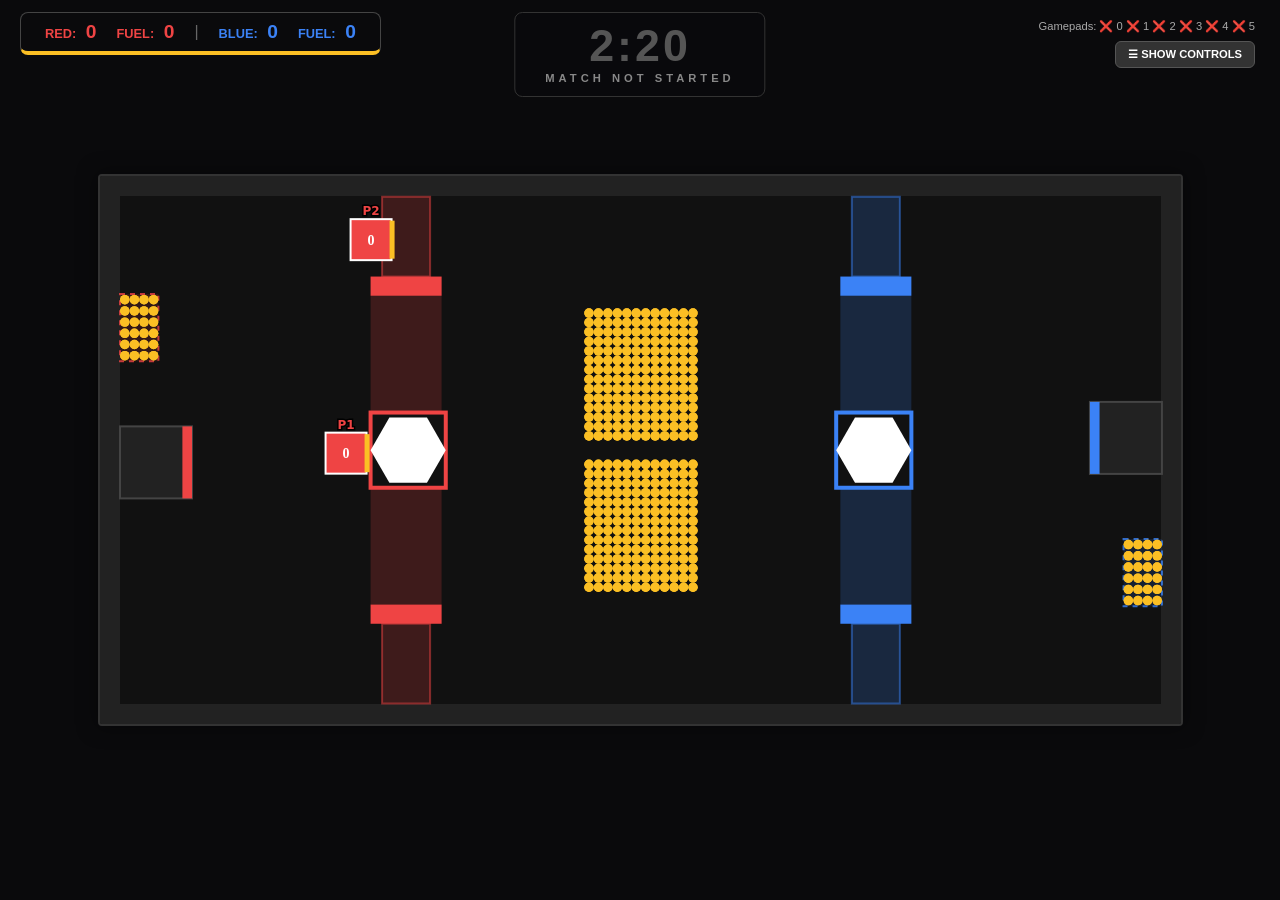
<file: index.html>
<!DOCTYPE html>
<html lang="en">
<head>
    <meta charset="UTF-8">
    <meta name="viewport" content="width=device-width, initial-scale=1.0">
    <title>FRC 2026 - Local Multiplayer</title>
    <link rel="stylesheet" href="style.css">
</head>
<body>

<div id="shift-flash"></div>

<div id="controls-modal" class="hidden">
    <div class="modal-content">
        <h2>GAME CONTROLS</h2>
        
        <div class="control-section">
            <h3>Keyboard</h3>
            <p><b>Space</b> = Shoot/Pass</p>
            <p><b>W</b> <b>A</b> <b>S</b> <b>D</b> = Move</p>
            <p><b>Arrows</b> or <b>J</b> / <b>L</b> = Turn</p>
        </div>
        
        <div class="control-section">
            <h3>Controller</h3>
            <p><b>Right Joystick</b> = Turn</p>
            <p><b>Left Joystick</b> = Move</p>
            <p><b>Right Trigger</b> = Shoot/Pass</p>
        </div>
        
        <div class="control-section highlight">
            <h3>Blitz Robot</h3>
            <p><b>E</b> or <b>Left Trigger</b> changes the side the intake is on.</p>
        </div>
        
        <button id="close-controls-btn">CLOSE</button>
    </div>
</div>

<div class="hud" id="main-hud">
    <div class="stat" style="color: #ef4444;">RED: <span id="scoreRedDisplay">0</span></div>
    <div class="stat" style="color: #ef4444;">FUEL: <span id="heldRed">0</span></div>
    <div class="shift-divider" style="color: #666;">|</div>
    <div class="stat" style="color: #3b82f6;">BLUE: <span id="scoreBlueDisplay">0</span></div>
    <div class="stat" style="color: #3b82f6;">FUEL: <span id="heldBlue">0</span></div>
</div>

<div id="timer-panel">
    <div id="match-clock" class="stopped">2:20</div>
    <div id="phase-label">MATCH NOT STARTED</div>
    <div id="phase-timer"></div>
</div>

<div id="auto-winner">AUTO WON BY RED</div>

<div class="controls-wrapper">
    <button id="toggle-controls-btn">☰ HIDE CONTROLS</button>
    <div class="controls" id="control-panel">

        <button id="start-btn">▶ START MATCH</button>
        <button id="team-mode-toggle" class="purple-team">TEAM: SEPARATE</button>

        <div id="players-container"></div>

        <button id="reset-btn">RESET FIELD</button>
    </div>
</div>

<canvas id="field"></canvas>

<script type="module" src="script.js"></script>
</body>
</html>
</file>
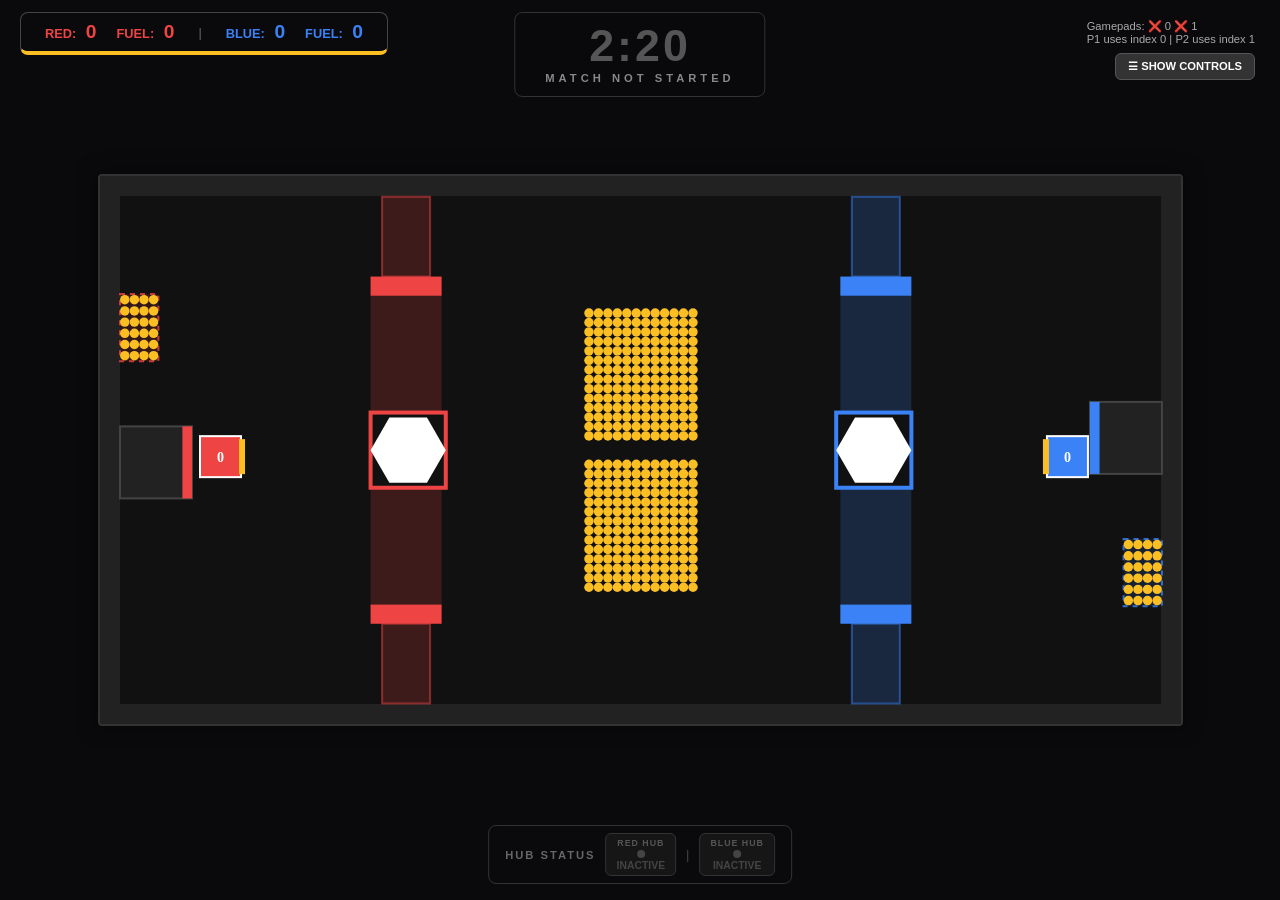
<file: frc2026_with_boomerang.html>
<!DOCTYPE html>
<html lang="en">
<head>
    <meta charset="UTF-8">
    <meta name="viewport" content="width=device-width, initial-scale=1.0">
    <title>FRC 2026 - Local Multiplayer</title>
    <style>
        * { box-sizing: border-box; }
        body {
            margin: 0;
            background: #0a0a0c;
            color: white;
            font-family: 'Segoe UI', Tahoma, Geneva, Verdana, sans-serif;
            display: flex;
            flex-direction: column;
            align-items: center;
            justify-content: center;
            min-height: 100vh;
            overflow: hidden;
        }

        canvas {
            background: #111;
            border: 2px solid #333;
            border-radius: 4px;
            box-shadow: 0 0 20px rgba(0,0,0,0.5);
            max-width: 98vw;
            max-height: 92vh;
            width: auto;
            height: auto;
            display: block;
            margin: 0 auto;
        }

        /* ── TOP HUD ── */
        .hud { 
            position: absolute; top: 12px; left: 20px;
            display: flex; gap: 20px; align-items: center;
            background: rgba(10,10,12,0.95); padding: 8px 24px; 
            border-radius: 8px; border: 1px solid #444; 
            border-bottom: 4px solid #fbbf24; 
            transition: border-bottom-color 0.1s;
            z-index: 10;
        }
        .stat { font-size: 0.8rem; font-weight: bold; text-transform: uppercase; }
        .stat span { font-size: 1.2rem; margin-left: 6px; }
        .warning { color: #fff !important; font-weight: 900; background: #ef4444; padding: 0 4px; border-radius: 4px; }

        /* ── TIMER PANEL ── */
        #timer-panel {
            position: absolute; top: 12px; left: 50%; transform: translateX(-50%);
            display: flex; flex-direction: column; align-items: center;
            pointer-events: none; z-index: 15;
            background: rgba(10,10,12,0.85); padding: 10px 30px; border-radius: 8px; border: 1px solid #333;
        }
        #match-clock {
            font-size: 2.8rem; font-weight: 900; letter-spacing: 3px;
            color: #fff; text-shadow: 0 0 20px rgba(251,191,36,0.5);
            line-height: 1;
        }
        #match-clock.auto-phase  { color: #a78bfa; text-shadow: 0 0 20px rgba(167,139,250,0.6); }
        #match-clock.delay-phase { color: #ef4444; text-shadow: 0 0 20px rgba(239,68,68,0.6); }
        #match-clock.endgame-phase { color: #f97316; text-shadow: 0 0 20px rgba(249,115,22,0.7); }
        #match-clock.stopped { color: #555; text-shadow: none; }
        
        #phase-label {
            font-size: 0.7rem; font-weight: 900; letter-spacing: 4px;
            color: #888; margin-top: 4px; text-transform: uppercase;
        }
        
        /* SHIFT COUNTDOWN */
        #phase-timer {
            font-size: 1.4rem; font-weight: 900; letter-spacing: 2px;
            margin-top: 2px; transition: color 0.2s, text-shadow 0.2s;
        }

        /* ── SHIFT PANEL ── */
        #shift-panel {
            position: absolute; bottom: 16px; left: 50%; transform: translateX(-50%);
            display: flex; gap: 6px; align-items: center;
            background: rgba(10,10,12,0.95); padding: 7px 16px;
            border-radius: 8px; border: 1px solid #333; z-index: 10;
        }
        .hub-indicator {
            display: flex; flex-direction: column; align-items: center; gap: 2px;
            padding: 4px 10px; border-radius: 6px; border: 1px solid #333;
            font-size: 0.65rem; font-weight: 900; text-transform: uppercase;
            transition: all 0.3s;
        }
        .hub-indicator .hub-name { font-size: 0.55rem; color: #555; letter-spacing: 1px; }
        .hub-indicator.hub-active-red   { background: rgba(239,68,68,0.2); border-color: #ef4444; color: #ef4444; }
        .hub-indicator.hub-active-blue  { background: rgba(59,130,246,0.2); border-color: #3b82f6; color: #3b82f6; }
        .hub-indicator.hub-inactive     { background: rgba(30,30,30,0.6); border-color: #333; color: #444; }
        .hub-status-dot { width: 8px; height: 8px; border-radius: 50%; background: currentColor; }
        .shift-divider { color: #444; font-size: 0.8rem; padding: 0 4px; }
        #shift-label {
            font-size: 0.7rem; font-weight: 900; color: #666; letter-spacing: 2px;
            text-transform: uppercase; margin-right: 4px;
        }

        /* ── RIGHT CONTROLS ── */
        .controls-wrapper { 
            position: absolute; top: 12px; right: 20px; z-index: 20; 
            display: flex; flex-direction: column; align-items: flex-end; gap: 8px; 
            max-height: 95vh; overflow-y: auto; padding-right: 5px;
        }
        .controls-wrapper::-webkit-scrollbar { width: 6px; }
        .controls-wrapper::-webkit-scrollbar-thumb { background: #555; border-radius: 3px; }

        #toggle-controls-btn { 
            background: #333; color: white; border: 1px solid #555; 
            width: auto; padding: 6px 12px; font-size: 0.7rem; margin-bottom: 4px; 
        }
        #toggle-controls-btn:hover { background: #444; }
        
        .controls { 
            display: flex; flex-direction: column; gap: 5px; width: 190px; 
            transition: opacity 0.2s, transform 0.2s; transform-origin: top right; 
        }
        .controls.collapsed { 
            opacity: 0; pointer-events: none; transform: scale(0.95); height: 0; overflow: hidden;
        }
        
        button { padding: 6px 10px; border-radius: 6px; border: 2px solid #fff; cursor: pointer; font-weight: 900; background: #fbbf24; color: #000; transition: transform 0.1s; font-size: 0.7rem; }
        button:active { transform: scale(0.95); }
        .red-team { background: #ef4444; color: white; border-color: #ef4444; }
        .blue-team { background: #3b82f6; color: white; border-color: #3b82f6; }
        .purple-team { background: #8b5cf6; color: white; border-color: #8b5cf6; }
        #p2-toggle.disabled { background: #4b5563; border-color: #4b5563; color: #ccc;}
        #reset-btn { background: #333; color: #fff; border-color: #555; margin-top: 5px;}
        #start-btn { background: #22c55e; color: #000; border-color: #22c55e; margin-bottom: 5px;}
        #start-btn.running { background: #f97316; color: #000; border-color: #f97316; }
        #show-controls-btn { background: #3b82f6; border-color: #93c5fd; color: white; margin-bottom: 8px; }

        .btn-unstick { background: #991b1b !important; border-color: #fca5a5 !important; }
        .btn-unstick.blue-team { background: #1e3a8a !important; border-color: #93c5fd !important; }
        .btn-unstick.disabled { opacity: 0.3; cursor: not-allowed; transform: none !important; }

        /* ── SHIFT FLASH OVERLAY ── */
        #shift-flash {
            position: absolute; inset: 0; pointer-events: none; z-index: 50;
            opacity: 0; background: rgba(255,255,255,0.08);
            transition: opacity 0.15s;
        }
        #shift-flash.flash { opacity: 1; }

        /* ── AUTO WIN BADGE ── */
        #auto-winner {
            position: absolute; top: 120px; left: 50%; transform: translateX(-50%);
            font-size: 0.7rem; font-weight: 900; letter-spacing: 2px; color: #a78bfa;
            opacity: 0; transition: opacity 0.5s; pointer-events: none; z-index: 20;
        }
        #auto-winner.visible { opacity: 1; }

        /* ── CONTROLS MODAL ── */
        #controls-modal {
            position: fixed; inset: 0; background: rgba(0,0,0,0.85); z-index: 100;
            display: flex; justify-content: center; align-items: center;
            opacity: 1; transition: opacity 0.2s;
        }
        #controls-modal.hidden { opacity: 0; pointer-events: none; }
        .modal-content {
            background: #111; border: 2px solid #444; border-radius: 8px;
            padding: 25px 40px; text-align: center; box-shadow: 0 0 40px rgba(0,0,0,1);
            max-width: 400px; width: 90%;
        }
        .modal-content h2 { color: #fbbf24; margin-top: 0; font-weight: 900; letter-spacing: 2px; margin-bottom: 20px;}
        .control-section { text-align: left; margin-bottom: 15px; background: rgba(255,255,255,0.05); padding: 12px 16px; border-radius: 6px; border-left: 3px solid #666;}
        .control-section h3 { margin: 0 0 8px 0; color: #a78bfa; font-size: 0.95rem; letter-spacing: 1px; text-transform: uppercase; }
        .control-section p { margin: 6px 0; font-size: 0.9rem; color: #ccc; }
        .control-section b { color: #fff; background: rgba(255,255,255,0.1); padding: 2px 6px; border-radius: 4px; font-family: monospace; }
        .control-section.highlight { border-left-color: #ef4444; background: rgba(239, 68, 68, 0.08); }
        .control-section.highlight h3 { color: #ef4444; }
        #close-controls-btn { margin-top: 15px; padding: 10px 30px; font-size: 0.9rem; width: 100%; background: #444; border-color: #666; color: white;}
        #close-controls-btn:hover { background: #555; }
    </style>
</head>
<body>

<div id="shift-flash"></div>

<div id="controls-modal" class="hidden">
    <div class="modal-content">
        <h2>GAME CONTROLS</h2>
        
        <div class="control-section">
            <h3>Keyboard</h3>
            <p><b>Space</b> = Shoot/Pass</p>
            <p><b>W</b> <b>A</b> <b>S</b> <b>D</b> = Move</p>
            <p><b>Arrows</b> or <b>J</b> / <b>L</b> = Turn</p>
        </div>
        
        <div class="control-section">
            <h3>Controller</h3>
            <p><b>Right Joystick</b> = Turn</p>
            <p><b>Left Joystick</b> = Move</p>
            <p><b>Right Trigger</b> = Shoot/Pass</p>
        </div>
        
        <div class="control-section highlight">
            <h3>Blitz Robot</h3>
            <p><b>E</b> or <b>Left Trigger</b> changes the side the intake is on.</p>
        </div>

        <div class="control-section" style="border-left-color:#a78bfa;background:rgba(167,139,250,0.08);">
            <h3 style="color:#a78bfa;">Boomerang Robot</h3>
            <p>Fires <b>homing arced shots</b> (purple) that curve back toward the hub after a short delay. No special key needed — just shoot!</p>
        </div>
        
        <button id="close-controls-btn">CLOSE</button>
    </div>
</div>

<div class="hud" id="main-hud">
    <div class="stat" style="color: #ef4444;">RED: <span id="scoreRedDisplay">0</span></div>
    <div class="stat" style="color: #ef4444;">FUEL: <span id="heldRed">0</span></div>
    <div class="shift-divider" style="color: #666;">|</div>
    <div class="stat" style="color: #3b82f6;">BLUE: <span id="scoreBlueDisplay">0</span></div>
    <div class="stat" style="color: #3b82f6;">FUEL: <span id="heldBlue">0</span></div>
</div>

<div id="timer-panel">
    <div id="match-clock" class="stopped">2:20</div>
    <div id="phase-label">MATCH NOT STARTED</div>
    <div id="phase-timer"></div>
</div>

<div id="auto-winner">AUTO WON BY RED</div>

<div id="shift-panel">
    <span id="shift-label">HUB STATUS</span>
    <div class="hub-indicator hub-inactive" id="hub-red">
        <div class="hub-name">RED HUB</div>
        <div class="hub-status-dot"></div>
        <div id="hub-red-txt">INACTIVE</div>
    </div>
    <div class="shift-divider">|</div>
    <div class="hub-indicator hub-inactive" id="hub-blue">
        <div class="hub-name">BLUE HUB</div>
        <div class="hub-status-dot"></div>
        <div id="hub-blue-txt">INACTIVE</div>
    </div>
</div>

<div class="controls-wrapper">
    <button id="toggle-controls-btn">☰ HIDE CONTROLS</button>
    <div class="controls" id="control-panel">
        <button id="show-controls-btn">🎮 VIEW GAME CONTROLS</button>
        
        <button id="start-btn">▶ START MATCH</button>
        <button id="team-mode-toggle" class="purple-team">TEAM: SEPARATE</button>
        
        <button id="bot-red-toggle" class="red-team">PLAYER 1: turret</button>
        <button id="p1-input-toggle" class="red-team">P1: KEYBOARD</button>
        <button id="p1-start-toggle" class="red-team">P1 START: HUB</button>
        <button id="p1-unstick" class="red-team btn-unstick disabled">P1 UNSTICK (1)</button>
        
        <div style="height: 5px;"></div>
        
        <button id="p2-toggle" class="purple-team">PLAYER 2: ON</button>
        <button id="bot-blue-toggle" class="blue-team">PLAYER 2: turret</button>
        <button id="p2-input-toggle" class="blue-team">P2: KEYBOARD2</button>
        <button id="p2-start-toggle" class="blue-team">P2 START: HUB</button>
        <button id="p2-unstick" class="blue-team btn-unstick disabled">P2 UNSTICK (1)</button>
        
        <button id="reset-btn">RESET FIELD</button>
    </div>
</div>

<canvas id="field"></canvas>

<script>

// ── AUDIO SYSTEM ── //
const SFX = {
    autoStart:    new Audio('[data-uri]'),
    endgameStart: new Audio('[data-uri]'),
    shiftChange:  new Audio('[data-uri]'),
    end:          new Audio('[data-uri]'),
    teleopStart:  new Audio('[data-uri]'),
};
Object.values(SFX).forEach(a => { a.preload = 'auto'; a.load(); });
function playSound(key) {
    const snd = SFX[key];
    if (!snd) return;
    snd.currentTime = 0;
    snd.play().catch(() => {});
}


/** 2. CONFIG & MODELS **/
const BOT_MODELS = {
    'turret': { accel: 0.38, rotSpeed: 0.036, capacity: 105, fireRate: 70, w: 41, h: 41 },
    'Miss Daisy': { accel: 0.38, rotSpeed: 0.036, capacity: 8, fireRate: 85, w: 41, h: 41 },
    'double turret':  { accel: 0.38, rotSpeed: 0.036, capacity: 60, fireRate: 60, w: 41, h: 41 },
    'dumper':  { accel: 0.38, rotSpeed: 0.036, capacity: 110, fireRate: 0, w: 41, h: 41 },
    'Blitz':  { accel: 0.38, rotSpeed: 0.036, capacity: 15, fireRate: 0, w: 41, h: 41 },
    '2910':  { accel: 0.38, rotSpeed: 0.036, capacity: 62, fireRate: -0, w: 41, h: 41 },
    '3636': { accel: 0.38, rotSpeed: 0.036, capacity: 50, fireRate: 180, w: 41, h: 41 },
    '3636 main season': { accel: 0.36, rotSpeed: 0.036, capacity: 20, fireRate: 500, w: 41, h: 41 },
    '3636 real': { accel: 0.45, rotSpeed: 0.036, capacity: 150, fireRate: -75, w: 45, h: 45 },
    'Boomerang': { accel: 0.52, rotSpeed: 0.055, capacity: 40, fireRate: 380, w: 41, h: 41 },
};

const S = 1.6; 
const FIELD_W = 651.22 * S;
const FIELD_H = 317.69 * S;
const WALL_VISUAL = 20; 
const BALL_R = (5.91 * S) / 2;
const HUB_S = 47 * S;
const BUMP_W = 44.4 * S;
const BUMP_L = 73 * S;
const BAR_L = 12 * S; 
const TRENCH_L = 49.86 * S; 
const RED_SHOOT_LIMIT = (156.61 * S) + (BUMP_W / 2);
const BLUE_SHOOT_LIMIT = FIELD_W - (156.61 * S) - (BUMP_W / 2);

const TOWER_OFFSET = 144 * S;
const TOWER_DIM = 45 * S;
const TOWER_WALL_DEPTH = 6 * S;

// DEPOT DIMENSIONS
const DEPOT_W = 24 * S;
const DEPOT_H = 42 * S;

const canvas = document.getElementById('field');
const ctx = canvas.getContext('2d');
canvas.width = FIELD_W + (WALL_VISUAL * 2); 
canvas.height = FIELD_H + (WALL_VISUAL * 2);

/** 3. MATCH TIMER & SHIFT SYSTEM **/
const MATCH_PHASES = [
    { name: 'AUTO',             start: 0,   end: 20,  redActive: true,  blueActive: true  },
    { name: 'DELAY',            start: 20,  end: 23,  redActive: false, blueActive: false },
    { name: 'TRANSITION SHIFT', start: 23,  end: 33,  redActive: true,  blueActive: true  },
    { name: 'SHIFT 1',          start: 33,  end: 58,  redActive: null,  blueActive: null  },
    { name: 'SHIFT 2',          start: 58,  end: 83,  redActive: null,  blueActive: null  },
    { name: 'SHIFT 3',          start: 83,  end: 108, redActive: null,  blueActive: null  },
    { name: 'SHIFT 4',          start: 108, end: 133, redActive: null,  blueActive: null  },
    { name: 'END GAME',         start: 133, end: 163, redActive: true,  blueActive: true  }
];

const SHIFT_STATES = {
    red:  [ { redActive: false, blueActive: true  }, { redActive: true,  blueActive: false }, { redActive: false, blueActive: true  }, { redActive: true,  blueActive: false } ],
    blue: [ { redActive: true,  blueActive: false }, { redActive: false, blueActive: true  }, { redActive: true,  blueActive: false }, { redActive: false, blueActive: true  } ]
};

let matchRunning = false, startCountdown = 0, countdownInterval = null, matchElapsed = 0, endCooldown = 0;
let autoPhaseEnded = false, autoWinner = 'red', autoScoreRed = 0, autoScoreBlue = 0;
let hubRedActive = true, hubBlueActive = true, currentPhaseIdx = -1;

let sameTeamMode = false; 
let p2Enabled = true;
let p1Input = 'keyboard';
let p2Input = 'keyboard2';
let p1StartIdx = 0, p2StartIdx = 0;
let p1UnstickUsed = false, p2UnstickUsed = false;
let p1FreezeUntil = 0, p2FreezeUntil = 0;
let gamepads = [null, null];
let p1GamepadIndex = 0;
let p2GamepadIndex = 1;
let gamepadStatusDiv = null;
const START_LABELS = ['HUB', 'TOP TRENCH', 'BOT TRENCH'];

function handleGamepadConnected(e) {
    gamepads[e.gamepad.index] = e.gamepad;
    updateGamepadStatusUI();
}

function handleGamepadDisconnected(e) {
    gamepads[e.gamepad.index] = null;
    updateGamepadStatusUI();
}

function updateGamepadStatusUI() {
    if (!gamepadStatusDiv) {
        const wrapper = document.querySelector('.controls-wrapper');
        if (wrapper) {
            gamepadStatusDiv = document.createElement('div');
            gamepadStatusDiv.style.marginTop = '8px';
            gamepadStatusDiv.style.fontSize = '0.7rem';
            gamepadStatusDiv.style.color = '#aaa';
            wrapper.insertBefore(gamepadStatusDiv, wrapper.firstChild);
        } else return;
    }
    const connected = gamepads.map((gp, i) => gp ? `🎮 ${i}` : `❌ ${i}`).join(' ');
    gamepadStatusDiv.innerHTML = `Gamepads: ${connected}<br>P1 uses index ${p1GamepadIndex} | P2 uses index ${p2GamepadIndex}`;
}

function addGamepadAssignButtons() {
    const panel = document.getElementById('control-panel');
    if (!panel || document.getElementById('p1-gamepad-assign')) return;
    const p1Btn = document.createElement('button');
    p1Btn.id = 'p1-gamepad-assign';
    p1Btn.className = 'red-team';
    p1Btn.innerHTML = `P1 Gamepad: ${p1GamepadIndex}`;
    p1Btn.onclick = () => {
        p1GamepadIndex = (p1GamepadIndex + 1) % 4;
        p1Btn.innerHTML = `P1 Gamepad: ${p1GamepadIndex}`;
        updateGamepadStatusUI();
    };
    const p2Btn = document.createElement('button');
    p2Btn.id = 'p2-gamepad-assign';
    p2Btn.className = 'blue-team';
    p2Btn.innerHTML = `P2 Gamepad: ${p2GamepadIndex}`;
    p2Btn.onclick = () => {
        p2GamepadIndex = (p2GamepadIndex + 1) % 4;
        p2Btn.innerHTML = `P2 Gamepad: ${p2GamepadIndex}`;
        updateGamepadStatusUI();
    };
    const p1InputBtn = document.getElementById('p1-input-toggle');
    if (p1InputBtn) p1InputBtn.parentNode.insertBefore(p1Btn, p1InputBtn.nextSibling);
    const p2InputBtn = document.getElementById('p2-input-toggle');
    if (p2InputBtn) p2InputBtn.parentNode.insertBefore(p2Btn, p2InputBtn.nextSibling);
}

function formatTime(s) {
    s = Math.max(0, Math.ceil(s));
    let m = Math.floor(s / 60), sec = s % 60;
    return m + ":" + (sec < 10 ? "0" : "") + sec;
}

function getDisplayTime(elapsed) {
    if (elapsed <= 20) return formatTime(20 - elapsed);
    if (elapsed <= 23) return formatTime(23 - elapsed);
    if (elapsed <= 163) return formatTime(163 - elapsed);
    return "0:00";
}

function triggerShiftFlash() {
    const el = document.getElementById('shift-flash');
    el.classList.add('flash');
    setTimeout(() => el.classList.remove('flash'), 200);
}

function updateHubUI(redActive, blueActive) {
    document.getElementById('hub-red').className = 'hub-indicator ' + (redActive ? 'hub-active-red' : 'hub-inactive');
    document.getElementById('hub-blue').className = 'hub-indicator ' + (blueActive ? 'hub-active-blue' : 'hub-inactive');
    document.getElementById('hub-red-txt').innerText = redActive ? 'ACTIVE' : 'INACTIVE';
    document.getElementById('hub-blue-txt').innerText = blueActive ? 'ACTIVE' : 'INACTIVE';
    hubRedActive = redActive; hubBlueActive = blueActive;
}

function getPulseColor(r, g, b) {
    let p = (Math.sin(Date.now() / 250) + 1) / 2;
    return `rgb(${Math.round(r+(255-r)*p)}, ${Math.round(g+(255-g)*p)}, ${Math.round(b+(255-b)*p)})`;
}

function updateHudBar() {
    let hud = document.getElementById('main-hud');
    if (!matchRunning) return hud.style.borderBottomColor = '#fbbf24'; 
    let currentPhase = MATCH_PHASES[currentPhaseIdx];
    if (!currentPhase) return;
    let timeLeft = currentPhase.end - matchElapsed;

    if (hubRedActive && hubBlueActive) hud.style.borderBottomColor = 'rgb(255, 255, 255)'; 
    else if (hubRedActive) hud.style.borderBottomColor = timeLeft <= 10 ? getPulseColor(239, 68, 68) : 'rgb(239, 68, 68)';
    else if (hubBlueActive) hud.style.borderBottomColor = timeLeft <= 10 ? getPulseColor(59, 130, 246) : 'rgb(59, 130, 246)';
    else hud.style.borderBottomColor = 'rgb(85, 85, 85)'; 
}

function tickMatch() {
    if (!matchRunning) return;
    matchElapsed += 1/60; 

    if (matchElapsed >= 163) {
        matchRunning = false; endCooldown = 10;
        playSound('end');
        const endInterval = setInterval(() => { endCooldown = Math.max(0, endCooldown - 1); if (endCooldown === 0) clearInterval(endInterval); }, 1000);
        document.getElementById('match-clock').innerText = "0:00";
        document.getElementById('phase-label').innerText = "MATCH OVER";
        document.getElementById('phase-timer').innerText = "";
        document.getElementById('start-btn').innerText = "▶ START MATCH";
        document.getElementById('start-btn').classList.remove('running');
        document.getElementById('p1-unstick').classList.add('disabled');
        document.getElementById('p2-unstick').classList.add('disabled');
        updateHubUI(false, false); return;
    }

    let phaseIdx = MATCH_PHASES.findIndex(p => matchElapsed >= p.start && matchElapsed < p.end);
    if (phaseIdx === -1) phaseIdx = 7; 

    const phase = MATCH_PHASES[phaseIdx];
    const clockEl = document.getElementById('match-clock');
    const timerEl = document.getElementById('phase-timer');
    
    clockEl.innerText = getDisplayTime(matchElapsed);
    document.getElementById('phase-label').innerText = phase.name;

    clockEl.className = phaseIdx === 0 ? 'auto-phase' : (phaseIdx === 1 ? 'delay-phase' : (phaseIdx === 7 ? 'endgame-phase' : ''));

    let phaseTimeLeft = Math.max(0, Math.ceil(phase.end - matchElapsed));
    timerEl.innerText = phaseTimeLeft + "s";
    
    if (hubRedActive && hubBlueActive) {
        timerEl.style.color = '#fff'; timerEl.style.textShadow = '0 0 10px rgba(255,255,255,0.5)';
    } else if (hubRedActive) {
        timerEl.style.color = '#ef4444'; timerEl.style.textShadow = '0 0 10px rgba(239,68,68,0.6)';
    } else if (hubBlueActive) {
        timerEl.style.color = '#3b82f6'; timerEl.style.textShadow = '0 0 10px rgba(59,130,246,0.6)';
    } else {
        timerEl.style.color = '#888'; timerEl.style.textShadow = 'none';
    }

    if (!autoPhaseEnded && matchElapsed >= 20) {
        autoPhaseEnded = true;
        playSound('end');
        autoWinner = autoScoreBlue > autoScoreRed ? 'blue' : 'red';
        const badge = document.getElementById('auto-winner');
        badge.innerText = 'AUTO WON BY ' + autoWinner.toUpperCase();
        badge.classList.add('visible');
        setTimeout(() => badge.classList.remove('visible'), 3000);
    }

    if (phaseIdx !== currentPhaseIdx) {
        currentPhaseIdx = phaseIdx;
        let rAct = phase.redActive, bAct = phase.blueActive;
        if (rAct === null) { rAct = SHIFT_STATES[autoWinner][phaseIdx - 3].redActive; bAct = SHIFT_STATES[autoWinner][phaseIdx - 3].blueActive; }
        updateHubUI(rAct, bAct);
        
        if (phaseIdx === 2) { playSound('teleopStart'); }
        if (phaseIdx === 7) { playSound('endgameStart'); }
        if (phaseIdx >= 3 && phaseIdx <= 6) { triggerShiftFlash(); playSound('shiftChange'); }
    }
}

/** 4. ROBOT ENGINE **/
class Robot {
    constructor(x, y, modelKey, startingAngle) {
        this.x = x; this.y = y; this.vx = 0; this.vy = 0;
        this.angle = startingAngle; this.vAngle = 0;
        this.inventory = 0; this.lastShot = 0; this.streamCooldowns = [0, 0, 0, 0]; 
        this.setModel(modelKey);
        this.disruptedUntil = 0;
    }

    setModel(key) { 
        this.model = BOT_MODELS[key]; 
        this.name = key; 
        
        // Blitz custom state
        this.intakeSide = 'right';
        this.prevIntakeInput = false;
    }

    update(moveX, moveY, rotInput, rawActInput, rawToggleInput, alliance, obstacles, zones, otherBot = null) {
        if (isNaN(this.x) || isNaN(this.y) || isNaN(this.vx) || isNaN(this.vy)) {
            this.x = alliance === 'red' ? 80 : FIELD_W - 115;
            this.y = FIELD_H/2 - 14; this.vx = 0; this.vy = 0; this.vAngle = 0;
        }

        let isActionActive = rawActInput;

        // Blitz intake toggle
        if (this.name === 'Blitz') {
            if (rawToggleInput && !this.prevIntakeInput) {
                this.intakeSide = this.intakeSide === 'right' ? 'left' : 'right';
            }
            this.prevIntakeInput = rawToggleInput;
        }

        if (matchRunning && currentPhaseIdx === 1) {
            this.vx *= 0.5; this.vy *= 0.5; this.vAngle *= 0.5;
            this.x += this.vx; this.y += this.vy; this.angle += this.vAngle;
            return;
        }

        // Determine zone modifiers
        let onBump = false, inTower = false, inDepot = false;
        const myOBB = getOBB(this);
        zones.forEach(z => {
            if (z.type === 'bump' && collideOBB_AABB(myOBB, z).colliding) onBump = true;
            if (z.type === 'tower' && collideOBB_AABB(myOBB, z).colliding) inTower = true;
            if (z.type === 'depot' && collideOBB_AABB(myOBB, z).colliding) inDepot = true;
        });

        const rcx = this.x + this.model.w/2, rcy = this.y + this.model.h/2;
        const isShootingZone = alliance === 'red' ? rcx < RED_SHOOT_LIMIT : rcx > BLUE_SHOOT_LIMIT;

        let heldSpan = document.getElementById(alliance === 'red' ? 'heldRed' : 'heldBlue');
        if (this.inventory >= this.model.capacity * 0.75) heldSpan.classList.add('warning');
        else heldSpan.classList.remove('warning');

        if (moveX !== 0 || moveY !== 0) {
            const mag = Math.sqrt(moveX*moveX + moveY*moveY);
            if (mag > 0.8) { moveX /= mag; moveY /= mag; }
        }

        let speedMod = inDepot ? 0.65 : 1.0;
        let passSpeedDampen = this.name === 'Blitz' ? 0.60 : (this.name === 'dumper' ? 0.25 : (this.name === '2910' ? 0.25 : (this.name === '3636' ? 0.8 : (this.name === '3636 main season' ? 1.0 : (this.name === 'Boomerang' ? 0.70 : 0.50)))));
        this.vx += moveX * (onBump ? 0.18 : (this.model.accel * speedMod * (isActionActive ? passSpeedDampen : 1.0)));
        this.vy += moveY * (onBump ? 0.18 : (this.model.accel * speedMod * (isActionActive ? passSpeedDampen : 1.0)));

        let isLockedOn = true;

        const collidingWithOther = () => {
            if (!otherBot) return false;
            const myOBB = getOBB(this);
            const otherOBB = getOBB(otherBot);
            return collideOBB_OBB(myOBB, otherOBB).colliding;
        };

        const now = Date.now();
        const isDisrupted = now < this.disruptedUntil;
        const canAutoAim = !isDisrupted && isLockedOn;

        if ((this.name === 'dumper' || this.name === '2910') && isActionActive && !inTower && !isDisrupted) {
            let tx = isShootingZone ? zones.find(z => z.type === 'hub' && z.side === alliance).x + HUB_S/2 : (alliance === 'red' ? 40 : FIELD_W - 40);
            let ty = isShootingZone ? zones.find(z => z.type === 'hub' && z.side === alliance).y + HUB_S/2 : (rcy < FIELD_H/2 ? 40 : FIELD_H - 40);
            let diff = Math.atan2(ty - rcy, tx - rcx) + Math.PI - this.angle;
            while (diff < -Math.PI) diff += Math.PI * 2; while (diff > Math.PI) diff -= Math.PI * 2;
            let autoSpeedCap = 0.20 * speedMod * (isShootingZone ? 0.45 : 0.6);
            if (collidingWithOther()) autoSpeedCap *= 0.2;
            this.vAngle = Math.max(-autoSpeedCap, Math.min(autoSpeedCap, diff * 0.45));
            if (Math.abs(diff) > 0.04) isLockedOn = false;
        } else if (this.name === 'Blitz' && isActionActive && !inTower && !isDisrupted) {
            let diff = 0;
            if (isShootingZone) {
                let tx = zones.find(z => z.type === 'hub' && z.side === alliance).x + HUB_S/2;
                let ty = zones.find(z => z.type === 'hub' && z.side === alliance).y + HUB_S/2;
                diff = Math.atan2(ty - rcy, tx - rcx) - this.angle;
            } else {
                let targetX = alliance === 'red' ? 0 : FIELD_W;
                let targetY = rcy;
                let hubYCenter = FIELD_H/2;
                let hubClearance = (HUB_S/2) + 40;
                if (Math.abs(rcy - hubYCenter) < hubClearance) {
                    if (rcy < hubYCenter) targetY = hubYCenter - hubClearance;
                    else targetY = hubYCenter + hubClearance;
                }
                let targetAngle = Math.atan2(targetY - rcy, targetX - rcx);
                diff = targetAngle - this.angle;
            }
            while (diff < -Math.PI) diff += Math.PI * 2; while (diff > Math.PI) diff -= Math.PI * 2;
            let autoSpeedCap = 0.20 * speedMod * (isShootingZone ? 0.45 : 0.6);
            if (collidingWithOther()) autoSpeedCap *= 0.2;
            this.vAngle = Math.max(-autoSpeedCap, Math.min(autoSpeedCap, diff * 0.45));
            if (Math.abs(diff) > 0.06) isLockedOn = false;
        } else {
            this.vAngle += rotInput * (this.model.rotSpeed * speedMod * (isActionActive ? (isShootingZone ? 0.45 : 0.6) : 1.0));
        }

        this.vx *= 0.91; this.vy *= 0.91; this.vAngle *= 0.78;

        // Tentative new position
        let newX = this.x + this.vx;
        let newY = this.y + this.vy;

        // Helper to test OBB vs obstacle and resolve
        const tryMove = (x, y) => {
            let testBot = { ...this, x, y };
            let testOBB = getOBB(testBot);
            let collides = false;
            for (let o of obstacles) {
                if (o.type === 'trench' && this.inventory < 85) continue;
                const collision = collideOBB_AABB(testOBB, o);
                if (collision.colliding) {
                    collides = true;
                    // Push out along MTV
                    const mtv = { x: collision.axis.x * collision.overlap, y: collision.axis.y * collision.overlap };
                    x -= mtv.x;
                    y -= mtv.y;
                    // Update testOBB after push
                    testBot.x = x; testBot.y = y;
                    testOBB = getOBB(testBot);
                    // Prevent infinite loop (one iteration is enough)
                    break;
                }
            }
            // Clamp to field bounds
            x = Math.max(0, Math.min(FIELD_W - this.model.w, x));
            y = Math.max(0, Math.min(FIELD_H - this.model.h, y));
            return { x, y };
        };

        const resultX = tryMove(newX, this.y);
        const finalX = resultX.x;
        const resultY = tryMove(this.x, newY);
        const finalY = resultY.y;

        this.x = finalX;
        this.y = finalY;
        this.angle += this.vAngle;

        // Shooting logic with disruption
        if (isActionActive && this.inventory > 0 && !inTower) {
            if ((this.name === 'dumper' || this.name === 'Blitz' || this.name === '2910') && canAutoAim) {
                if (isLockedOn) {
                    if (now - this.lastShot > 500) for(let i=0; i<4; i++) this.streamCooldowns[i] = now + (i * 45);
                    for (let i = 0; i < 4; i++) {
                        if (now >= this.streamCooldowns[i] && this.inventory > 0) {
                            this.fireSingleStream(i, 4, 5.5, isShootingZone, alliance, rcx, rcy);
                            if (this.name === '2910') {
                                this.streamCooldowns[i] = now + 55 + Math.random() * 25; this.lastShot = now;
                            } else {
                                this.streamCooldowns[i] = now + 105 + Math.random() * 55; this.lastShot = now;
                            }
                        }
                    }
                }
            } else if (this.name === 'Boomerang' && !isDisrupted && now - this.lastShot > this.model.fireRate) {
                this.fireBoomerang(isShootingZone, alliance, rcx, rcy, now);
            } else if (this.name === 'double turret' && !isDisrupted) {
                if (now - this.lastShot > 500) {
                    this.streamCooldowns[0] = now;
                    this.streamCooldowns[1] = now + 60;
                }
                for (let i = 0; i < 2; i++) {
                    if (now >= this.streamCooldowns[i] && this.inventory > 0) {
                        this.fireSingleStream(i, 2, 15.0, isShootingZone, alliance, rcx, rcy);
                        this.streamCooldowns[i] = now + 120;
                        this.lastShot = now;
                    }
                }
            } else if (!isDisrupted && now - this.lastShot > this.model.fireRate) {
                this.fireStandard(isShootingZone, alliance, rcx, rcy, now);
            }
        }
    }

    fireSingleStream(streamIdx, totalStreams, customSpacing, isShooting, alliance, rcx, rcy) {
        let launchAngle = this.angle;
        let speed = 7;

        if (isShooting) {
            let z = zones.find(z => z.type === 'hub' && z.side === alliance);
            launchAngle = Math.atan2((z.y+z.h/2)-rcy, (z.x+z.w/2)-rcx);
        } else {
            if (this.name === 'Blitz') {
                // Uses the exact aligned angle to pass rather than recalculating loosely
                launchAngle = this.angle; 
                speed = 13 + Math.random()*2.0; 
            } else {
                let tx = alliance==='red'?40:FIELD_W-40, ty = rcy<FIELD_H/2?40:FIELD_H-40;
                launchAngle = Math.atan2(ty-rcy, tx-rcx);
                speed = (9.5 + (Math.hypot(tx-rcx, ty-rcy) * 0.01)) * (0.88 + Math.random()*0.22);
            }
        }

        let pX = -Math.sin(launchAngle), pY = Math.cos(launchAngle);
        let rAngle = launchAngle + (Math.random()-0.5)*(isShooting?0.01:0.08);
        
        let sSpacing = (streamIdx - (totalStreams - 1) / 2) * customSpacing;
        
        projectiles.push({ 
            x: rcx + Math.cos(launchAngle)*(this.model.w/2+4) + pX*sSpacing, 
            y: rcy + Math.sin(launchAngle)*(this.model.w/2+4) + pY*sSpacing, 
            vx: Math.cos(rAngle)*speed, 
            vy: Math.sin(rAngle)*speed, 
            r: 4, 
            owner: alliance, 
            isPass: !isShooting 
        });
        
        this.inventory--; 
        document.getElementById(alliance === 'red' ? 'heldRed' : 'heldBlue').innerText = this.inventory;
    }

    fireBoomerang(isShooting, alliance, rcx, rcy, now) {
        let launchAngle = this.angle;
        let speed = 10 + Math.random() * 3;
        let hubX, hubY;
        if (isShooting) {
            let z = zones.find(z => z.type === 'hub' && z.side === alliance);
            hubX = z.x + z.w / 2; hubY = z.y + z.h / 2;
            launchAngle = Math.atan2(hubY - rcy, hubX - rcx);
            speed = 9;
        } else {
            hubX = alliance === 'red' ? 40 : FIELD_W - 40;
            hubY = rcy < FIELD_H / 2 ? 40 : FIELD_H - 40;
            launchAngle = Math.atan2(hubY - rcy, hubX - rcx) + (Math.random() - 0.5) * 0.25;
            speed = 11 + Math.random() * 2;
        }
        let perpAngle = launchAngle + Math.PI / 2 * (Math.random() < 0.5 ? 1 : -1);
        let curveMag = 1.8 + Math.random() * 1.2;
        projectiles.push({
            x: rcx + Math.cos(launchAngle) * (this.model.w / 2 + 5),
            y: rcy + Math.sin(launchAngle) * (this.model.w / 2 + 5),
            vx: Math.cos(launchAngle) * speed + Math.cos(perpAngle) * curveMag,
            vy: Math.sin(launchAngle) * speed + Math.sin(perpAngle) * curveMag,
            r: 5, owner: alliance, isPass: !isShooting,
            isBoomerang: true,
            boomerangTargetX: hubX, boomerangTargetY: hubY,
            boomerangCurve: curveMag * 0.045,
            boomerangAge: 0,
        });
        this.inventory--;
        this.lastShot = now;
        document.getElementById(alliance === 'red' ? 'heldRed' : 'heldBlue').innerText = this.inventory;
    }

    fireStandard(isShooting, alliance, rcx, rcy, now) {
        let launchAngle = this.angle, speed = 16;

        if (this.name === '3636') {
            speed = 6 + Math.random() * 3;
        }

        if (this.name === '3636 main season') {
            speed = 6 + Math.random() * 3;
        }

        if (isShooting) {
            let z = zones.find(z => z.type === 'hub' && z.side === alliance);
            launchAngle = Math.atan2((z.y+z.h/2)-rcy, (z.x+z.w/2)-rcx);
        } else {
            let tx = alliance==='red'?40:FIELD_W-40, ty = rcy<FIELD_H/2?40:FIELD_H-40;
            launchAngle = Math.atan2(ty-rcy, tx-rcx) + (Math.random()-0.5)*0.12;
            speed = (13 + (Math.hypot(tx-rcx, ty-rcy)*0.012)) * (0.85 + Math.random()*0.25);
        }
        projectiles.push({ x: rcx + Math.cos(this.angle)*(this.model.w/2+5), y: rcy + Math.sin(this.angle)*(this.model.w/2+5), vx: Math.cos(launchAngle)*speed, vy: Math.sin(launchAngle)*speed, r: 4, owner: alliance, isPass: !isShooting });
        this.inventory--; this.lastShot = now; document.getElementById(alliance === 'red' ? 'heldRed' : 'heldBlue').innerText = this.inventory;
    }

    draw(ctx, alliance) {
        ctx.save(); ctx.translate(this.x + this.model.w/2, this.y + this.model.h/2); ctx.rotate(this.angle);
        ctx.fillStyle = alliance === 'red' ? '#ef4444' : '#3b82f6'; ctx.fillRect(-this.model.w/2, -this.model.h/2, this.model.w, this.model.h);
        ctx.strokeStyle = "white"; ctx.lineWidth = 2; ctx.strokeRect(-this.model.w/2, -this.model.h/2, this.model.w, this.model.h);

        if (this.name === 'Blitz') {
            // Draw wider side intake (YELLOW), no grey block
            ctx.fillStyle = "#fbbf24";
            if (this.intakeSide === 'right') {
                ctx.fillRect(-this.model.w/2 + 2, this.model.h/2 - 6, this.model.w - 4, 12);
            } else {
                ctx.fillRect(-this.model.w/2 + 2, -this.model.h/2 - 6, this.model.w - 4, 12);
            }
        } else if (this.name === 'Boomerang') {
            // Spinning arc ring
            let t = Date.now() / 180;
            ctx.lineWidth = 3.5;
            ctx.strokeStyle = '#fbbf24';
            ctx.beginPath();
            ctx.arc(0, 0, this.model.w / 2 + 5, t, t + Math.PI * 1.25);
            ctx.stroke();
            ctx.strokeStyle = 'rgba(251,191,36,0.3)';
            ctx.beginPath();
            ctx.arc(0, 0, this.model.w / 2 + 5, t + Math.PI, t + Math.PI * 2.25);
            ctx.stroke();
            // Front nozzle triangle
            ctx.fillStyle = '#fde68a';
            ctx.beginPath();
            ctx.moveTo(this.model.w / 2 - 1, -7);
            ctx.lineTo(this.model.w / 2 + 10, 0);
            ctx.lineTo(this.model.w / 2 - 1, 7);
            ctx.closePath();
            ctx.fill();
            ctx.lineWidth = 2;
        } else {
            ctx.fillStyle = "#fbbf24";
            let bY = (this.name === 'dumper' || this.name === '2910') ? -19 : -17.5;
            let bW = (this.name === 'dumper' || this.name === '2910') ? 5 : 6;
            let bH = (this.name === 'dumper' || this.name === '2910') ? 38 : 35;
            ctx.fillRect(this.model.w/2 - 2, bY, bW, bH);
        }

        // Check trench collision indicator
        if (matchRunning) {
            const robots = p2Enabled ? [botRed, botBlue] : [botRed];
            for (let bot of robots) {
                if (bot.inventory >=  85) {
                    ctx.save();
                    ctx.font = 'bold 32px "Segoe UI", system-ui';
                    ctx.textAlign = 'center';
                    ctx.shadowBlur = 0;
                    const worldX = bot.x + bot.model.w/2;
                    const worldY = bot.y + bot.model.h/2 - bot.model.h/2 - 10;
                    // White outline
                    ctx.lineWidth = 3;
                    ctx.strokeStyle = '#ffffff';
                    ctx.strokeText('⚠', worldX, worldY);
                    // Red fill
                    ctx.fillStyle = '#ff0000';
                    ctx.fillText('⚠', worldX, worldY);
                    ctx.restore();
                }
            }
        }

        ctx.rotate(-this.angle); ctx.fillStyle = "#fff"; ctx.font = "bold 14px Segoe UI"; ctx.textAlign = "center"; ctx.fillText(this.inventory, 0, 5); ctx.restore();
    }
}

/** 5. PHYSICS & MAP SETUP **/
function resolveBallCollision(b1, b2) {
    let dx = b2.x - b1.x, dy = b2.y - b1.y, distSq = dx*dx + dy*dy, minDist = b1.r + b2.r;
    if (distSq < minDist * minDist) {
        let dist = Math.sqrt(distSq); if (dist === 0) { dx = 1; dy = 0; dist = 1; }
        let nx = dx / dist, ny = dy / dist, overlap = (minDist - dist), force = overlap * 0.45; 
        b1.vx -= nx * force; b1.vy -= ny * force; b2.vx += nx * force; b2.vy += ny * force;
        if (overlap > 0.1) { b1.isStatic = false; b2.isStatic = false; }
        b1.x -= nx*overlap*0.05; b1.y -= ny*overlap*0.05; b2.x += nx*overlap*0.05; b2.y += ny*overlap*0.05;
    }
}

let botRed = new Robot(80, FIELD_H/2 - 14, 'turret', 0);
let botBlue = new Robot(FIELD_W - 115, FIELD_H/2 - 14, 'double turret', Math.PI);
let balls = [], projectiles = [], scoringBalls = [], obstacles = [], zones = [];
let scoreRed = 0, scoreBlue = 0; const keys = {};

function addElement(x, y, w, h, type, side) { 
    const el = { x, y, w, h, type, side }; 
    if (['hub', 'barrier', 'trench', 'towerWall'].includes(type)) obstacles.push(el); 
    zones.push(el); 
}
function buildLane(x, hubY, side, isTop) {
    const bumpY = isTop ? hubY - BUMP_L : hubY + HUB_S; addElement(x, bumpY, BUMP_W, BUMP_L, 'bump', side);
    const barY = isTop ? bumpY - BAR_L : bumpY + BUMP_L; addElement(x, barY, BUMP_W, BAR_L, 'barrier', side);
    addElement(x + (BUMP_W/2) - (15 * S), isTop ? barY - TRENCH_L : barY + BAR_L, 30 * S, TRENCH_L, 'trench', side);
}
function initField() {
    obstacles = []; zones = [];
    addElement(156.61 * S, FIELD_H/2 - HUB_S/2, HUB_S, HUB_S, 'hub', 'red');
    buildLane(156.61 * S, FIELD_H/2 - HUB_S/2, 'red', true); buildLane(156.61 * S, FIELD_H/2 - HUB_S/2, 'red', false);
    addElement(0, TOWER_OFFSET, TOWER_DIM, TOWER_DIM, 'tower', 'red'); addElement(TOWER_DIM - TOWER_WALL_DEPTH, TOWER_OFFSET, TOWER_WALL_DEPTH, TOWER_DIM, 'towerWall', 'red');

    addElement(FIELD_W - (156.61 * S) - HUB_S, FIELD_H/2 - HUB_S/2, HUB_S, HUB_S, 'hub', 'blue');
    buildLane(FIELD_W - (156.61 * S) - BUMP_W, FIELD_H/2 - HUB_S/2, 'blue', true); buildLane(FIELD_W - (156.61 * S) - BUMP_W, FIELD_H/2 - HUB_S/2, 'blue', false);
    addElement(FIELD_W - TOWER_DIM, FIELD_H - TOWER_OFFSET - TOWER_DIM, TOWER_DIM, TOWER_DIM, 'tower', 'blue'); addElement(FIELD_W - TOWER_DIM, FIELD_H - TOWER_OFFSET - TOWER_DIM, TOWER_WALL_DEPTH, TOWER_DIM, 'towerWall', 'blue');

    // DEPOTS
    let redDepotY = (82.32 * S) - (DEPOT_H / 2);
    let blueDepotY = FIELD_H - (82.32 * S) - (DEPOT_H / 2);
    addElement(0, redDepotY, DEPOT_W, DEPOT_H, 'depot', 'red');
    addElement(FIELD_W - DEPOT_W, blueDepotY, DEPOT_W, DEPOT_H, 'depot', 'blue');
}
function spawnBalls() {
    balls = []; 
    // Central Field Balls
    let sx = (FIELD_W/2) - (12*BALL_R*2)/2 + BALL_R, sy = (FIELD_H/2) - (30*BALL_R*2)/2 + BALL_R;
    for (let r=0; r<30; r++) { 
        if (r >= 14 && r <= 15) continue; 
        for (let c=0; c<12; c++) balls.push({ x: sx+(c*BALL_R*2), y: sy+(r*BALL_R*2), r: BALL_R, vx: 0, vy: 0, isStatic: true, frictionMod: 1.0, wasOnBump: false, owner: null }); 
    }

    // Depot Balls (24 in each, 4x6 grid)
    let redDepotY = (82.32 * S) - (DEPOT_H / 2);
    let blueDepotY = FIELD_H - (82.32 * S) - (DEPOT_H / 2);
    let blueDepotX = FIELD_W - DEPOT_W;
    
    let xStep = DEPOT_W / 4;
    let yStep = DEPOT_H / 6;

    for (let r = 0; r < 6; r++) {
        for (let c = 0; c < 4; c++) {
            // Red Depot Balls
            balls.push({ x: c * xStep + xStep/2, y: redDepotY + r * yStep + yStep/2, r: BALL_R, vx: 0, vy: 0, isStatic: true, frictionMod: 1.0, wasOnBump: false, owner: null });
            // Blue Depot Balls
            balls.push({ x: blueDepotX + c * xStep + xStep/2, y: blueDepotY + r * yStep + yStep/2, r: BALL_R, vx: 0, vy: 0, isStatic: true, frictionMod: 1.0, wasOnBump: false, owner: null });
        }
    }
}

function rectRect(r1x, r1y, r1w, r1h, r2) { return r1x < r2.x + r2.w && r1x + r1w > r2.x && r1y < r2.y + r2.h && r1y + r1h > r2.y; }
function circleRectCollision(c, r) {
    let cx = Math.max(r.x, Math.min(c.x, r.x + r.w)), cy = Math.max(r.y, Math.min(c.y, r.y + r.h)), dx = c.x - cx, dy = c.y - cy, distSq = dx*dx + dy*dy;
    if (distSq < c.r*c.r) { let dist = Math.sqrt(distSq); if (dist === 0) { dx = 1; dy = 0; dist = 1; } return { hit: true, nx: dx/dist, ny: dy/dist, overlap: c.r - dist }; } return { hit: false };
}

function getInputs(type, playerId) {   // playerId: 0 for P1, 1 for P2
    let x=0, y=0, rot=0, act=false, toggleIn=false;
    if (startCountdown > 0 || endCooldown > 0) return {x, y, rot, act, toggleIn};

    if (type === 'keyboard') {
        if (keys['KeyW']) y = -1; if (keys['KeyS']) y = 1; if (keys['KeyA']) x = -1; if (keys['KeyD']) x = 1;
        if (keys['KeyQ']) rot = -1; if (keys['KeyE']) rot = 1;
        if (keys['Space']) act = true;
        if (keys['KeyX']) toggleIn = true;
    }
    else if (type === 'keyboard2') {
        if (keys['ArrowUp']) y = -1; if (keys['ArrowDown']) y = 1; if (keys['ArrowLeft']) x = -1; if (keys['ArrowRight']) x = 1;
        if (keys['KeyN']) rot = -1; if (keys['KeyM']) rot = 1;
        if (keys['ShiftRight']) act = true;
        if (keys['KeyE']) toggleIn = true;
    }
    else if (type === 'controller') {
        // Choose which gamepad index based on player
        const gpIdx = (playerId === 0) ? p1GamepadIndex : p2GamepadIndex;
        const gp = navigator.getGamepads ? navigator.getGamepads()[gpIdx] : null;
        if (!gp) return {x, y, rot, act, toggleIn};

        if (gp.axes.length > 1) {
            x = gp.axes[0] || 0;
            y = gp.axes[1] || 0;
        }
        if (gp.axes.length > 2) {
            rot = gp.axes[2] || 0;
        }
        const deadzone = 0.18;
        if (Math.abs(x) < deadzone) x = 0;
        if (Math.abs(y) < deadzone) y = 0;
        if (Math.abs(rot) < deadzone) rot = 0;

        const b = gp.buttons;
        const rightTrigger = (b[7] && b[7].value) || 0;
        const faceButton = (b[0] && b[0].pressed) || (b[1] && b[1].pressed) ||
                          (b[2] && b[2].pressed) || (b[3] && b[3].pressed);
        act = rightTrigger > 0.3 || faceButton;

        const leftTrigger = (b[6] && b[6].value) || 0;
        toggleIn = leftTrigger > 0.5;
    }
    return {x, y, rot, act, toggleIn};
}

// --- MODIFY THE UPDATE LOOP CALLS to pass playerId correctly ---
// In the update() function, replace the two getInputs lines with:
/*
    let p1State = getInputs(p1Input, 0);
    let p2State = getInputs(p2Input, 1);
*/
// Also in the draw() or any other place, ensure playerId is passed.
// Since you didn't show the full update() here, I'll assume you modify it.

// --- ADD EVENT LISTENERS AND INITIALIZATION for gamepads ---
// Event listeners
window.addEventListener('gamepadconnected', handleGamepadConnected);
window.addEventListener('gamepaddisconnected', handleGamepadDisconnected);
// Poll for gamepad state and add buttons on load
setInterval(() => {
    const gps = navigator.getGamepads();
    for (let i = 0; i < gps.length; i++) {
        if (gps[i] && (!gamepads[i] || gamepads[i].id !== gps[i].id)) gamepads[i] = gps[i];
        else if (!gps[i] && gamepads[i]) gamepads[i] = null;
    }
    updateGamepadStatusUI();
}, 500);
window.addEventListener('DOMContentLoaded', () => {
    addGamepadAssignButtons();
    const gps = navigator.getGamepads();
    for (let i = 0; i < gps.length; i++) if (gps[i]) gamepads[i] = gps[i];
    updateGamepadStatusUI();
});

function getOBB(robot) {
    const center = { x: robot.x + robot.model.w/2, y: robot.y + robot.model.h/2 };
    const halfW = robot.model.w/2;
    const halfH = robot.model.h/2;
    const angle = robot.angle;
    // corners relative to center
    const cos = Math.cos(angle);
    const sin = Math.sin(angle);
    const axes = [
        { x: cos, y: sin },                     // local X axis
        { x: -sin, y: cos }                     // local Y axis
    ];
    return { center, halfW, halfH, angle, axes, w: robot.model.w, h: robot.model.h };
}

function projectOBB(obb, axis) {
    const cx = obb.center.x, cy = obb.center.y;
    const hw = obb.halfW, hh = obb.halfH;
    const cos = Math.cos(obb.angle);
    const sin = Math.sin(obb.angle);
    // half-extents projected
    const rx = hw * Math.abs(axis.x * cos + axis.y * sin);
    const ry = hh * Math.abs(axis.x * -sin + axis.y * cos);
    const centerProj = cx * axis.x + cy * axis.y;
    return { min: centerProj - (rx + ry), max: centerProj + (rx + ry) };
}

function projectAABB(rect, axis) {
    const centerX = rect.x + rect.w/2;
    const centerY = rect.y + rect.h/2;
    const halfW = rect.w/2;
    const halfH = rect.h/2;
    const proj = centerX * axis.x + centerY * axis.y;
    const extent = halfW * Math.abs(axis.x) + halfH * Math.abs(axis.y);
    return { min: proj - extent, max: proj + extent };
}

function collideOBB_OBB(obb1, obb2) {
    const axes = [...obb1.axes, ...obb2.axes];
    let overlap = Infinity;
    let mtvAxis = null;
    for (let axis of axes) {
        const p1 = projectOBB(obb1, axis);
        const p2 = projectOBB(obb2, axis);
        const d = Math.min(p1.max, p2.max) - Math.max(p1.min, p2.min);
        if (d <= 0) return { colliding: false };
        if (d < overlap) {
            overlap = d;
            mtvAxis = axis;
        }
    }
    // Ensure MTV points from obb1 to obb2
    const dir = (obb2.center.x - obb1.center.x) * mtvAxis.x + (obb2.center.y - obb1.center.y) * mtvAxis.y;
    if (dir < 0) {
        mtvAxis = { x: -mtvAxis.x, y: -mtvAxis.y };
    }
    return { colliding: true, overlap, axis: mtvAxis };
}

function collideOBB_AABB(obb, rect) {
    const axes = [...obb.axes, { x: 1, y: 0 }, { x: 0, y: 1 }];
    let overlap = Infinity;
    let mtvAxis = null;
    for (let axis of axes) {
        const p1 = projectOBB(obb, axis);
        const p2 = projectAABB(rect, axis);
        const d = Math.min(p1.max, p2.max) - Math.max(p1.min, p2.min);
        if (d <= 0) return { colliding: false };
        if (d < overlap) {
            overlap = d;
            mtvAxis = axis;
        }
    }
    const dir = (rect.x + rect.w/2 - obb.center.x) * mtvAxis.x + (rect.y + rect.h/2 - obb.center.y) * mtvAxis.y;
    if (dir < 0) {
        mtvAxis = { x: -mtvAxis.x, y: -mtvAxis.y };
    }
    return { colliding: true, overlap, axis: mtvAxis };
}

function resolveCollision(obj1, obj2, collision, elasticity = 0.4) {
    if (!collision.colliding) return false;
    const mtv = { x: collision.axis.x * collision.overlap, y: collision.axis.y * collision.overlap };
    // Position correction (split)
    obj1.x -= mtv.x * 0.5;
    obj1.y -= mtv.y * 0.5;
    obj2.x += mtv.x * 0.5;
    obj2.y += mtv.y * 0.5;
    // Velocity response along collision normal
    const n = collision.axis;
    const relVelX = obj2.vx - obj1.vx;
    const relVelY = obj2.vy - obj1.vy;
    const velAlong = relVelX * n.x + relVelY * n.y;
    if (velAlong < 0) {
        const e = elasticity;
        const imp = (1 + e) * velAlong;
        const m1 = 1, m2 = 1; // equal mass
        const invMassSum = 1/m1 + 1/m2;
        const impulse = imp / invMassSum;
        obj1.vx += (impulse / m1) * n.x;
        obj1.vy += (impulse / m1) * n.y;
        obj2.vx -= (impulse / m2) * n.x;
        obj2.vy -= (impulse / m2) * n.y;
    }
    return true;
}

function getContactPoint(obb1, obb2, axis) {
    // Get supporting points in direction of axis and opposite direction
    const support1 = (obb, dir) => {
        const halfW = obb.halfW, halfH = obb.halfH;
        const cos = Math.cos(obb.angle), sin = Math.sin(obb.angle);
        // local coordinates of extreme point in direction dir
        let localX = 0, localY = 0;
        if (dir.x * cos + dir.y * sin > 0) localX = halfW;
        else localX = -halfW;
        if (dir.x * -sin + dir.y * cos > 0) localY = halfH;
        else localY = -halfH;
        // rotate local to world
        const worldX = obb.center.x + localX * cos - localY * sin;
        const worldY = obb.center.y + localX * sin + localY * cos;
        return { x: worldX, y: worldY };
    };
    const p1 = support1(obb1, axis);
    const p2 = support1(obb2, { x: -axis.x, y: -axis.y });
    // average as contact point
    return { x: (p1.x + p2.x) / 2, y: (p1.y + p2.y) / 2 };
}

function resolveCollisionRobots(r1, r2, collision) {
    if (!collision.colliding) return false;
    const mtv = { x: collision.axis.x * collision.overlap, y: collision.axis.y * collision.overlap };
    // Position correction
    r1.x -= mtv.x * 0.5;
    r1.y -= mtv.y * 0.5;
    r2.x += mtv.x * 0.5;
    r2.y += mtv.y * 0.5;

    const obb1 = getOBB(r1);
    const obb2 = getOBB(r2);
    const contact = getContactPoint(obb1, obb2, collision.axis);

    const r1_cx = contact.x - (r1.x + r1.model.w/2);
    const r1_cy = contact.y - (r1.y + r1.model.h/2);
    const r2_cx = contact.x - (r2.x + r2.model.w/2);
    const r2_cy = contact.y - (r2.y + r2.model.h/2);

    const v1_contact = {
        x: r1.vx - r1.vAngle * r1_cy,
        y: r1.vy + r1.vAngle * r1_cx
    };
    const v2_contact = {
        x: r2.vx - r2.vAngle * r2_cy,
        y: r2.vy + r2.vAngle * r2_cx
    };
    const relVel = { x: v2_contact.x - v1_contact.x, y: v2_contact.y - v1_contact.y };
    const velAlong = relVel.x * collision.axis.x + relVel.y * collision.axis.y;
    if (velAlong > 0) return false;

    const e = 0.4;
    const m1 = 1, m2 = 1;
    const I1 = (1/12) * m1 * (r1.model.w * r1.model.w + r1.model.h * r1.model.h);
    const I2 = (1/12) * m2 * (r2.model.w * r2.model.w + r2.model.h * r2.model.h);

    const cross1 = (r1_cx * collision.axis.y - r1_cy * collision.axis.x);
    const cross2 = (r2_cx * collision.axis.y - r2_cy * collision.axis.x);
    const invMassSum = 1/m1 + 1/m2 + (cross1 * cross1)/I1 + (cross2 * cross2)/I2;
    const impulseMag = -(1 + e) * velAlong / invMassSum;
    const impulse = { x: impulseMag * collision.axis.x, y: impulseMag * collision.axis.y };

    // Apply linear and angular impulse
    r1.vx -= impulse.x / m1;
    r1.vy -= impulse.y / m1;
    r2.vx += impulse.x / m2;
    r2.vy += impulse.y / m2;
    r1.vAngle -= (r1_cx * impulse.y - r1_cy * impulse.x) / I1;
    r2.vAngle += (r2_cx * impulse.y - r2_cy * impulse.x) / I2;

    // --- Disruption logic: if either robot is auto-aim type and bump magnitude is significant ---
    const autoAimTypes = ['Blitz', 'dumper', '2910'];
    const now = Date.now();
    const bumpStrength = Math.abs(impulseMag); // roughly velocity change magnitude

    if (autoAimTypes.includes(r1.name) && bumpStrength > 1.2) {
        r1.disruptedUntil = now + 400; // 0.4 sec disruption
    }
    if (autoAimTypes.includes(r2.name) && bumpStrength > 1.2) {
        r2.disruptedUntil = now + 400;
    }

    return true;
}

function update() {
    tickMatch(); updateHudBar(); const now = Date.now();
    let p1State = getInputs(p1Input, 0);
    let p2State = getInputs(p2Input, 1);

    // Apply the unstick freeze penalty
    if (now < p1FreezeUntil) { p1State = {x: 0, y: 0, rot: 0, act: false, toggleIn: false}; }
    if (now < p2FreezeUntil) { p2State = {x: 0, y: 0, rot: 0, act: false, toggleIn: false}; }

    botRed.update(p1State.x, p1State.y, p1State.rot, p1State.act, p1State.toggleIn, 'red', obstacles, zones, botBlue);
    if (p2Enabled) botBlue.update(p2State.x, p2State.y, p2State.rot, p2State.act, p2State.toggleIn, sameTeamMode ? 'red' : 'blue', obstacles, zones, botRed);

    if (p2Enabled) {
        const obbRed = getOBB(botRed);
        const obbBlue = getOBB(botBlue);
        const collision = collideOBB_OBB(obbRed, obbBlue);
        if (collision.colliding) {
            resolveCollisionRobots(botRed, botBlue, collision);
            // Clamp to field bounds
            botRed.x = Math.max(0, Math.min(FIELD_W - botRed.model.w, botRed.x));
            botRed.y = Math.max(0, Math.min(FIELD_H - botRed.model.h, botRed.y));
            botBlue.x = Math.max(0, Math.min(FIELD_W - botBlue.model.w, botBlue.x));
            botBlue.y = Math.max(0, Math.min(FIELD_H - botBlue.model.h, botBlue.y));
        }
    }

    scoringBalls = scoringBalls.filter(sb => {
        if (now >= sb.exitTime) {
            let dir = sb.side === 'red' ? 1 : -1, eS = 4 + Math.random()*0.9, eA = (Math.random()-0.5)*0.8;
            balls.push({
                x: sb.side==='red' ? sb.hubX+HUB_S+BALL_R+2 : sb.hubX-BALL_R-2,
                y: sb.hubY+HUB_S/2,
                r: BALL_R,
                vx: Math.cos(eA)*(dir*eS),
                vy: Math.sin(eA)*eS,
                isStatic: false,
                frictionMod: 0.985,
                rollTimer: now + 1500,
                wasOnBump: false,
                owner: sb.side,
                noCollideUntil: now + 300    // <-- new: ignore collisions for 200ms
            });
            return false;
        }
        return true;
    });

    for (let i = 0; i < balls.length; i++) {
        for (let j = i + 1; j < balls.length; j++) {
            // Skip collision for newly ejected balls
            if (balls[i].noCollideUntil && now < balls[i].noCollideUntil) continue;
            if (balls[j].noCollideUntil && now < balls[j].noCollideUntil) continue;
            resolveBallCollision(balls[i], balls[j]);
        }
    }

    balls = balls.filter(b => {
        let onB = false; zones.forEach(z => { if (z.type==='bump' && b.x>z.x && b.x<z.x+z.w && b.y>z.y && b.y<z.y+z.h) { onB = true; b.isStatic = false; b.vx += (b.x<z.x+z.w/2)?-0.12:0.12; } });
        if (!onB && b.wasOnBump) { b.vx *= 0.15; b.vy *= 0.15; } b.wasOnBump = onB;
        if (!b.isStatic) { b.x += b.vx; b.y += b.vy; let f = (b.rollTimer && now < b.rollTimer) ? b.frictionMod : (onB?0.96:0.91); b.vx *= f; b.vy *= f; if (Math.hypot(b.vx, b.vy) < 0.15) { b.vx=0; b.vy=0; b.isStatic=true; } }

        if (b.x < b.r) { b.x = b.r; b.vx *= -0.2; b.isStatic = false; } if (b.x > FIELD_W - b.r) { b.x = FIELD_W - b.r; b.vx *= -0.2; b.isStatic = false; }
        if (b.y < b.r) { b.y = b.r; b.vy *= -0.2; b.isStatic = false; } if (b.y > FIELD_H - b.r) { b.y = FIELD_H - b.r; b.vy *= -0.2; b.isStatic = false; }

        obstacles.forEach(o => {
            if (o.type !== 'trench') {
                let col = circleRectCollision(b, o);
                if (col.hit) {
                    b.isStatic = false;
                    b.vx *= 0.8;
                    b.vy *= 0.8;
                    b.x += col.nx * col.overlap;
                    b.y += col.ny * col.overlap;
                }
            }
        });

        let activeBots = p2Enabled ? [botRed, botBlue] : [botRed];
        for(let bot of activeBots) {
            let alliance = bot === botRed ? 'red' : (sameTeamMode ? 'red' : 'blue');
            let ix, iy;

            if (bot.name === 'Blitz') {
                let intakeAngleOffset = bot.intakeSide === 'right' ? Math.PI/2 : -Math.PI/2;
                ix = (bot.x+bot.model.w/2) + Math.cos(bot.angle + intakeAngleOffset)*(bot.model.w/2+5);
                iy = (bot.y+bot.model.h/2) + Math.sin(bot.angle + intakeAngleOffset)*(bot.model.w/2+5);
            } else {
                ix = (bot.x+bot.model.w/2) + Math.cos(bot.angle)*(bot.model.w/2+10);
                iy = (bot.y+bot.model.h/2) + Math.sin(bot.angle)*(bot.model.w/2+10);
            }

            if (Math.hypot(b.x-ix, b.y-iy)<9 && bot.inventory<bot.model.capacity) { bot.inventory++; document.getElementById(alliance==='red'?'heldRed':'heldBlue').innerText = bot.inventory; return false; }

            let rCol = circleRectCollision(b, {x: bot.x, y: bot.y, w: bot.model.w, h: bot.model.h});
            if (rCol.hit) {
                b.isStatic = false;
                b.owner = alliance;
                b.x += rCol.nx * rCol.overlap;
                b.y += rCol.ny * rCol.overlap;
                b.vx += rCol.nx * (Math.abs(bot.vx) * 0.5 + 1.0);
                b.vy += rCol.ny * (Math.abs(bot.vy) * 0.5 + 1.0);
            }
        }

        let speed = Math.hypot(b.vx, b.vy);
        if (speed > 25) {
            b.vx = (b.vx / speed) * 25;
            b.vy = (b.vy / speed) * 25;
        }
        return true;
    });

    projectiles = projectiles.filter(p => {
        p.x+=p.vx; p.y+=p.vy; if (p.isPass) { p.vx*=0.975; p.vy*=0.975; }
        if (p.isBoomerang) {
            p.boomerangAge++;
            if (p.boomerangAge > 18) {
                let dx = p.boomerangTargetX - p.x, dy = p.boomerangTargetY - p.y;
                let dist = Math.hypot(dx, dy);
                if (dist > 8) {
                    let str = Math.min(0.28, p.boomerangCurve * (1 + p.boomerangAge * 0.012));
                    p.vx += (dx / dist) * str; p.vy += (dy / dist) * str;
                    let spd = Math.hypot(p.vx, p.vy);
                    if (spd > 14) { p.vx = p.vx/spd*14; p.vy = p.vy/spd*14; }
                }
            }
        }
        if (p.x<p.r || p.x>FIELD_W-p.r) p.vx*=-0.4; if (p.y<p.r || p.y>FIELD_H-p.r) p.vy*=-0.4;
        obstacles.forEach(o => { if (o.type==='hub' && !p.isPass && o.side!==p.owner) { let col = circleRectCollision(p, o); if(col.hit){p.vx*=-0.2;p.vy*=-0.2;} } });
        let scored = false;
        zones.forEach(z => {
            // Intake radius aligned perfectly with the circumradius of the visual hexagon (HUB_S/2)
            if (z.type === 'hub' && z.side === p.owner && !p.isPass && Math.hypot(p.x-(z.x+z.w/2), p.y-(z.y+z.h/2)) < HUB_S/2) {
                scoringBalls.push({ exitTime: now + 300, hubX: z.x, hubY: z.y, side: z.side }); scored = true;
                let isHubActive = p.owner === 'red' ? hubRedActive : hubBlueActive;
                if (matchRunning && isHubActive) {
                    if(p.owner === 'red') { scoreRed++; document.getElementById('scoreRedDisplay').innerText = scoreRed; if (!autoPhaseEnded) autoScoreRed++; }
                    else { scoreBlue++; document.getElementById('scoreBlueDisplay').innerText = scoreBlue; if (!autoPhaseEnded) autoScoreBlue++; }
                }
            }
        });
        if (p.isPass && Math.hypot(p.vx, p.vy) < 0.95) { balls.push({ x: p.x, y: p.y, r: BALL_R, vx: p.vx*0.35, vy: p.vy*0.35, isStatic: false, wasOnBump: false, owner: p.owner }); return false; }
        return !scored;
    });
}

function draw() {
    ctx.clearRect(0,0, canvas.width, canvas.height); ctx.fillStyle = "#111"; ctx.fillRect(0,0, canvas.width, canvas.height);
    ctx.fillStyle = "#222"; ctx.fillRect(0,0, canvas.width, WALL_VISUAL); ctx.fillRect(0, canvas.height-WALL_VISUAL, canvas.width, WALL_VISUAL);
    ctx.fillRect(0,0, WALL_VISUAL, canvas.height); ctx.fillRect(canvas.width-WALL_VISUAL, 0, WALL_VISUAL, canvas.height);
    ctx.save(); ctx.translate(WALL_VISUAL, WALL_VISUAL);
    
    zones.forEach(z => {
        const c = z.side === 'red' ? '239, 68, 68' : '59, 130, 246';
        if (z.type === 'hub') {
            const act = matchRunning ? (z.side === 'red' ? hubRedActive : hubBlueActive) : true;
            ctx.globalAlpha = act ? 1.0 : 0.4;
            ctx.strokeStyle = `rgb(${c})`;
            ctx.lineWidth = 4;
            ctx.strokeRect(z.x, z.y, z.w, z.h);
            ctx.beginPath();
            ctx.fillStyle = "white";
            for(let i=0; i<6; i++) {
                let a = (Math.PI/3)*i;
                let px = (z.x+z.w/2) + (z.w/2)*Math.cos(a);
                let py = (z.y+z.h/2) + (z.w/2)*Math.sin(a);
                if(i===0) ctx.moveTo(px,py);
                else ctx.lineTo(px,py);
            }
            ctx.fill();
            ctx.globalAlpha = 1.0;

            if (matchRunning && !act) {
                // Clearer inactive text with background bar
                ctx.font = 'bold 18px "Segoe UI", system-ui';
                ctx.textAlign = 'center';
                ctx.shadowBlur = 0;
                const textX = z.x + z.w/2;
                const textY = z.y + z.h/2 + 6;
                // Background pill
                ctx.fillStyle = 'rgba(0,0,0,0.75)';
                const textWidth = ctx.measureText('INACTIVE').width;
                ctx.fillRect(textX - textWidth/2 - 8, textY - 16, textWidth + 16, 24);
                ctx.fillStyle = `rgb(${c})`;
                ctx.fillText('INACTIVE', textX, textY);
                ctx.fillStyle = 'white';
                ctx.shadowBlur = 0;
            }
        } else if (z.type === 'barrier' || z.type === 'towerWall') { ctx.fillStyle = `rgb(${c})`; ctx.fillRect(z.x, z.y, z.w, z.h);
        } else if (z.type === 'trench') { ctx.fillStyle = `rgba(${c}, 0.2)`; ctx.fillRect(z.x, z.y, z.w, z.h); ctx.strokeStyle = `rgba(${c}, 0.5)`; ctx.lineWidth = 2; ctx.strokeRect(z.x, z.y, z.w, z.h);
        } else if (z.type === 'tower') { ctx.fillStyle = "#222"; ctx.fillRect(z.x, z.y, z.w, z.h); ctx.strokeStyle = "#444"; ctx.lineWidth = 2; ctx.strokeRect(z.x, z.y, z.w, z.h); 
        } else if (z.type === 'depot') { 
            ctx.fillStyle = `rgba(${c}, 0.15)`; ctx.fillRect(z.x, z.y, z.w, z.h); 
            ctx.strokeStyle = `rgba(${c}, 0.8)`; ctx.setLineDash([5, 5]); ctx.lineWidth = 2; ctx.strokeRect(z.x, z.y, z.w, z.h); ctx.setLineDash([]);
        } else { ctx.fillStyle = `rgba(${c}, 0.2)`; ctx.fillRect(z.x, z.y, z.w, z.h); }
    });
    
    // Pulse effect if frozen
    if (Date.now() < p1FreezeUntil && matchRunning) {
        ctx.globalAlpha = 0.5 + Math.sin(Date.now() / 100) * 0.3;
    }
    botRed.draw(ctx, 'red');
    ctx.globalAlpha = 1.0;

    if (p2Enabled) {
        if (Date.now() < p2FreezeUntil && matchRunning) {
            ctx.globalAlpha = 0.5 + Math.sin(Date.now() / 100) * 0.3;
        }
        botBlue.draw(ctx, sameTeamMode ? 'red' : 'blue');
        ctx.globalAlpha = 1.0;
    }

    ctx.fillStyle = "#fbbf24"; balls.forEach(b => { ctx.beginPath(); ctx.arc(b.x, b.y, b.r, 0, Math.PI*2); ctx.fill(); });
    projectiles.forEach(p => {
        if (p.isBoomerang) {
            ctx.beginPath(); ctx.arc(p.x, p.y, p.r + 2, 0, Math.PI*2);
            ctx.fillStyle = 'rgba(167,139,250,0.3)'; ctx.fill();
            ctx.beginPath(); ctx.arc(p.x, p.y, p.r, 0, Math.PI*2);
            ctx.fillStyle = '#a78bfa'; ctx.fill();
        } else {
            ctx.beginPath(); ctx.arc(p.x, p.y, p.r, 0, Math.PI*2); ctx.fill();
        }
    });

    // Show warning if a robot is too full to go under the trench
    const robots = p2Enabled ? [botRed, botBlue] : [botRed];
    for (let bot of robots) {
        if (bot.inventory >= 85) {  // ← Corrected condition
            ctx.save();
            ctx.font = 'bold 32px "Segoe UI", system-ui';
            ctx.textAlign = 'center';
            ctx.shadowBlur = 0;
            const worldX = bot.x + bot.model.w/2;
            const worldY = bot.y + bot.model.h/2 - bot.model.h/2 - 10;
            // White outline
            ctx.lineWidth = 3;
            ctx.strokeStyle = '#ffffff';
            ctx.strokeText('⚠', worldX, worldY);
            // Red fill
            ctx.fillStyle = '#ff0000';
            ctx.fillText('⚠', worldX, worldY);
            ctx.restore();
        }
    }

    ctx.restore(); requestAnimationFrame(draw);
}

// GUI AND LISTENERS
window.addEventListener('keydown', e => { keys[e.code] = true; if (['Space', 'ArrowUp', 'ArrowDown', 'ArrowLeft', 'ArrowRight'].includes(e.code)) e.preventDefault(); }, { passive: false });
window.addEventListener('keyup', e => { keys[e.code] = false; if (['Space', 'ArrowUp', 'ArrowDown', 'ArrowLeft', 'ArrowRight'].includes(e.code)) e.preventDefault(); }, { passive: false });
window.addEventListener('blur', () => { for (let k in keys) keys[k] = false; });
document.querySelectorAll('button').forEach(btn => btn.addEventListener('click', function() { this.blur(); }));

function getRedStartPos() {
    let x = 156.61 * S - 45; 
    let y = FIELD_H/2 - 17.5;
    if (p1StartIdx === 1) { 
        x = 156.61 * S - 20; 
        y = (FIELD_H/2 - HUB_S/2 - BUMP_L - BAR_L) - (TRENCH_L/2) - 17.5;
    } else if (p1StartIdx === 2) {
        x = 156.61 * S - 20;
        y = (FIELD_H/2 + HUB_S/2 + BUMP_L + BAR_L) + (TRENCH_L/2) - 17.5;
    }
    return {x, y, a: 0};
}

function getBlueStartPos() {
    if (sameTeamMode) {
         let x = 156.61 * S - 45; let y = FIELD_H/2 + 20;
         if (p2StartIdx === 1) { x = 156.61 * S - 20; y = (FIELD_H/2 - HUB_S/2 - BUMP_L - BAR_L) - (TRENCH_L/2) + 20; }
         if (p2StartIdx === 2) { x = 156.61 * S - 20; y = (FIELD_H/2 + HUB_S/2 + BUMP_L + BAR_L) + (TRENCH_L/2) + 20; }
         return {x, y, a: 0};
    }
    let x = FIELD_W - (156.61 * S) + 10; 
    let y = FIELD_H/2 - 17.5;
    if (p2StartIdx === 1) { 
        x = FIELD_W - (156.61 * S) - 15;
        y = (FIELD_H/2 - HUB_S/2 - BUMP_L - BAR_L) - (TRENCH_L/2) - 17.5;
    } else if (p2StartIdx === 2) { 
        x = FIELD_W - (156.61 * S) - 15;
        y = (FIELD_H/2 + HUB_S/2 + BUMP_L + BAR_L) + (TRENCH_L/2) - 17.5;
    }
    return {x, y, a: Math.PI};
}

function resetBots() {
    let rPos = getRedStartPos();
    botRed.x = rPos.x; botRed.y = rPos.y; botRed.vx=0; botRed.vy=0; botRed.vAngle=0; botRed.angle=rPos.a;
    // Reset toggle states on spawn
    botRed.prevIntakeInput = false;
    
    if (p2Enabled) {
        let bPos = getBlueStartPos();
        botBlue.x = bPos.x; botBlue.y = bPos.y; botBlue.angle = bPos.a;
        botBlue.vx=0; botBlue.vy=0; botBlue.vAngle=0;
        botBlue.prevIntakeInput = false;
    }

    // Reset unstick logic
    p1UnstickUsed = false; p2UnstickUsed = false;
    p1FreezeUntil = 0; p2FreezeUntil = 0;
    document.getElementById('p1-unstick').classList.remove('disabled');
    document.getElementById('p2-unstick').classList.remove('disabled');
}

// ── UNSTICK TELEPORT BUTTONS ── //
document.getElementById('p1-unstick').onclick = function() {
    if (!matchRunning || p1UnstickUsed) return;
    p1UnstickUsed = true;
    this.classList.add('disabled');
    
    let rPos = getRedStartPos();
    botRed.x = rPos.x; botRed.y = rPos.y; 
    botRed.vx = 0; botRed.vy = 0; botRed.vAngle = 0; botRed.angle = rPos.a;
    
    p1FreezeUntil = Date.now() + 3000;
};

document.getElementById('p2-unstick').onclick = function() {
    if (!matchRunning || p2UnstickUsed || !p2Enabled) return;
    p2UnstickUsed = true;
    this.classList.add('disabled');
    
    let bPos = getBlueStartPos();
    botBlue.x = bPos.x; botBlue.y = bPos.y;
    botBlue.vx = 0; botBlue.vy = 0; botBlue.vAngle = 0; botBlue.angle = bPos.a;
    
    p2FreezeUntil = Date.now() + 3000;
};

document.getElementById('p1-start-toggle').onclick = function() {
    if (matchRunning || startCountdown > 0) return;
    p1StartIdx = (p1StartIdx + 1) % 3;
    this.innerText = "P1 START: " + START_LABELS[p1StartIdx];
    resetBots();
};

document.getElementById('p2-start-toggle').onclick = function() {
    if (matchRunning || startCountdown > 0) return;
    p2StartIdx = (p2StartIdx + 1) % 3;
    this.innerText = "P2 START: " + START_LABELS[p2StartIdx];
    resetBots();
};

document.getElementById('toggle-controls-btn').onclick = function() {
    const p = document.getElementById('control-panel'); p.classList.toggle('collapsed');
    this.innerText = p.classList.contains('collapsed') ? "☰ SHOW CONTROLS" : "☰ HIDE CONTROLS";
};

// ── CONTROLS MODAL LOGIC ── //
document.getElementById('show-controls-btn').onclick = function() {
    document.getElementById('controls-modal').classList.remove('hidden');
};
document.getElementById('close-controls-btn').onclick = function() {
    document.getElementById('controls-modal').classList.add('hidden');
};

document.getElementById('team-mode-toggle').onclick = function() {
    sameTeamMode = !sameTeamMode; this.innerText = "TEAM: " + (sameTeamMode ? "CO-OP (RED)" : "SEPARATE");
    document.getElementById('bot-blue-toggle').className = sameTeamMode ? "red-team" : "blue-team";
    document.getElementById('p2-input-toggle').className = sameTeamMode ? "red-team" : "blue-team";
    document.getElementById('p2-start-toggle').className = sameTeamMode ? "red-team" : "blue-team";
    document.getElementById('p2-unstick').className = sameTeamMode ? "red-team btn-unstick" : "blue-team btn-unstick";
    
    if (sameTeamMode && p2UnstickUsed) document.getElementById('p2-unstick').classList.add('disabled');
    else if (!sameTeamMode && p2UnstickUsed) document.getElementById('p2-unstick').classList.add('disabled');
    
    document.getElementById('reset-btn').click();
};
document.getElementById('p1-input-toggle').onclick = function() {
    p1Input = p1Input === 'keyboard' ? 'keyboard2' : p1Input === 'keyboard2' ? 'controller' : 'keyboard';
    this.innerText = "P1: " + p1Input.toUpperCase();
};
document.getElementById('p2-input-toggle').onclick = function() {
    p2Input = p2Input === 'keyboard' ? 'keyboard2' : p2Input === 'keyboard2' ? 'controller' : 'keyboard';
    this.innerText = "P2: " + p2Input.toUpperCase();
};

document.getElementById('p2-toggle').onclick = () => {
    p2Enabled = !p2Enabled; let btn = document.getElementById('p2-toggle');
    if (p2Enabled) { btn.innerText = "PLAYER 2: ON"; btn.classList.remove('disabled'); resetBots(); } 
    else { btn.innerText = "PLAYER 2: OFF"; btn.classList.add('disabled'); botBlue.x = -1000; botBlue.y = -1000; }
};

document.getElementById('start-btn').onclick = () => {
    if (matchRunning || startCountdown > 0) {
        matchRunning = false; startCountdown = 0; endCooldown = 0; if (countdownInterval) clearInterval(countdownInterval);
        document.getElementById('start-btn').innerText = '▶ START MATCH'; document.getElementById('start-btn').classList.remove('running');
        document.getElementById('match-clock').className = 'stopped'; document.getElementById('match-clock').innerText = "2:20";
        document.getElementById('phase-label').innerText = 'MATCH STOPPED'; document.getElementById('phase-timer').innerText = ""; 
        document.getElementById('p1-unstick').classList.add('disabled'); document.getElementById('p2-unstick').classList.add('disabled');
        updateHubUI(false, false);
    } else {

        // Auto-hide controls when match starts
        const panel = document.getElementById('control-panel');
        if (!panel.classList.contains('collapsed')) {
            panel.classList.add('collapsed');
            document.getElementById('toggle-controls-btn').innerText = "☰ SHOW CONTROLS";
        }

        scoreRed = 0; scoreBlue = 0; document.getElementById('scoreRedDisplay').innerText = 0; document.getElementById('scoreBlueDisplay').innerText = 0;
        botRed.inventory = 0; botBlue.inventory = 0; document.getElementById('heldRed').innerText = 0; document.getElementById('heldBlue').innerText = 0;
        autoScoreRed = 0; autoScoreBlue = 0; autoPhaseEnded = false; currentPhaseIdx = -1; spawnBalls(); resetBots();
        
        startCountdown = 3; document.getElementById('match-clock').innerText = startCountdown; document.getElementById('match-clock').className = 'stopped';
        document.getElementById('phase-label').innerText = "MATCH STARTING..."; document.getElementById('phase-timer').innerText = "";
        document.getElementById('start-btn').innerText = '⏹ CANCEL START'; document.getElementById('start-btn').classList.add('running');
        countdownInterval = setInterval(() => {
            startCountdown--;
            if (startCountdown > 0) document.getElementById('match-clock').innerText = startCountdown;
            else { 
                clearInterval(countdownInterval); startCountdown = 0; matchElapsed = 0; matchRunning = true; 
                playSound('autoStart');
                updateHubUI(true, true); document.getElementById('start-btn').innerText = '⏹ STOP MATCH'; 
                
                // Enable unstick buttons when match begins (if they haven't been used somehow)
                if(!p1UnstickUsed) document.getElementById('p1-unstick').classList.remove('disabled');
                if(!p2UnstickUsed) document.getElementById('p2-unstick').classList.remove('disabled');
            }
        }, 1000);
    }
};

document.getElementById('bot-red-toggle').onclick = () => { 
    if (matchRunning || startCountdown > 0) return; 
    const mk = Object.keys(BOT_MODELS); botRed.setModel(mk[(mk.indexOf(botRed.name)+1)%mk.length]); document.getElementById('bot-red-toggle').innerText = "PLAYER 1: " + botRed.name; 
};
document.getElementById('bot-blue-toggle').onclick = () => { 
    if (matchRunning || startCountdown > 0) return; 
    const mk = Object.keys(BOT_MODELS); botBlue.setModel(mk[(mk.indexOf(botBlue.name)+1)%mk.length]); document.getElementById('bot-blue-toggle').innerText = "PLAYER 2: " + botBlue.name; 
};

document.getElementById('reset-btn').onclick = () => { 
    matchRunning = false; scoreRed = 0; scoreBlue = 0; startCountdown = 0; endCooldown = 0; if (countdownInterval) clearInterval(countdownInterval);
    document.getElementById('scoreRedDisplay').innerText = 0; document.getElementById('scoreBlueDisplay').innerText = 0; 
    botRed.inventory = 0; botBlue.inventory = 0; document.getElementById('heldRed').innerText = 0; document.getElementById('heldBlue').innerText = 0; 
    matchElapsed = 0; document.getElementById('match-clock').innerText = "2:20"; document.getElementById('match-clock').className = 'stopped';
    document.getElementById('phase-label').innerText = "MATCH NOT STARTED"; document.getElementById('phase-timer').innerText = "";
    document.getElementById('start-btn').innerText = "▶ START MATCH"; document.getElementById('start-btn').classList.remove('running'); 
    
    // Disable unstick buttons when match is stopped
    document.getElementById('p1-unstick').classList.add('disabled');
    document.getElementById('p2-unstick').classList.add('disabled');

    updateHubUI(false, false); spawnBalls(); resetBots();
};

// Initially hide controls panel
document.getElementById('control-panel').classList.add('collapsed');
document.getElementById('toggle-controls-btn').innerText = "☰ SHOW CONTROLS";

initField(); spawnBalls(); updateHubUI(false, false);
setInterval(update, 1000/60); draw();
</script>
</body>
</html>
</file>
<file: style.css>
* { box-sizing: border-box; }
body {
    margin: 0;
    background: #0a0a0c;
    color: white;
    font-family: 'Segoe UI', Tahoma, Geneva, Verdana, sans-serif;
    display: flex;
    flex-direction: column;
    align-items: center;
    justify-content: center;
    min-height: 100vh;
    overflow: hidden;
}

canvas {
    background: #111;
    border: 2px solid #333;
    border-radius: 4px;
    box-shadow: 0 0 20px rgba(0,0,0,0.5);
    max-width: 98vw;
    max-height: 92vh;
    width: auto;
    height: auto;
    display: block;
    margin: 0 auto;
}

.hud {
    position: absolute; top: 12px; left: 20px;
    display: flex; gap: 20px; align-items: center;
    background: rgba(10,10,12,0.95); padding: 8px 24px;
    border-radius: 8px; border: 1px solid #444;
    border-bottom: 4px solid #fbbf24;
    transition: border-bottom-color 0.1s;
    z-index: 10;
}
.stat { font-size: 0.8rem; font-weight: bold; text-transform: uppercase; }
.stat span { font-size: 1.2rem; margin-left: 6px; }
.warning { color: #fff !important; font-weight: 900; background: #ef4444; padding: 0 4px; border-radius: 4px; }

#timer-panel {
    position: absolute; top: 12px; left: 50%; transform: translateX(-50%);
    display: flex; flex-direction: column; align-items: center;
    pointer-events: none; z-index: 15;
    background: rgba(10,10,12,0.85); padding: 10px 30px; border-radius: 8px; border: 1px solid #333;
}
#match-clock {
    font-size: 2.8rem; font-weight: 900; letter-spacing: 3px;
    color: #fff; text-shadow: 0 0 20px rgba(251,191,36,0.5);
    line-height: 1;
}
#match-clock.auto-phase  { color: #a78bfa; text-shadow: 0 0 20px rgba(167,139,250,0.6); }
#match-clock.delay-phase { color: #ef4444; text-shadow: 0 0 20px rgba(239,68,68,0.6); }
#match-clock.endgame-phase { color: #f97316; text-shadow: 0 0 20px rgba(249,115,22,0.7); }
#match-clock.stopped { color: #555; text-shadow: none; }
#phase-label {
    font-size: 0.7rem; font-weight: 900; letter-spacing: 4px;
    color: #888; margin-top: 4px; text-transform: uppercase;
}
#phase-timer {
    font-size: 1.4rem; font-weight: 900; letter-spacing: 2px;
    margin-top: 2px; transition: color 0.2s, text-shadow 0.2s;
}

.controls-wrapper {
    position: absolute; top: 12px; right: 20px; z-index: 20;
    display: flex; flex-direction: column; align-items: flex-end; gap: 8px;
    max-height: 95vh; overflow-y: auto; padding-right: 5px;
}
.controls-wrapper::-webkit-scrollbar { width: 6px; }
.controls-wrapper::-webkit-scrollbar-thumb { background: #555; border-radius: 3px; }

#toggle-controls-btn {
    background: #333; color: white; border: 1px solid #555;
    width: auto; padding: 6px 12px; font-size: 0.7rem; margin-bottom: 4px;
}
#toggle-controls-btn:hover { background: #444; }

.controls {
    display: flex; flex-direction: column; gap: 5px; width: 215px;
    transition: opacity 0.2s, transform 0.2s; transform-origin: top right;
}

/* ---- 6-PLAYER MENU ---- */
#players-container { display: flex; flex-direction: column; gap: 6px; margin: 4px 0; }
.player-block {
    display: grid; grid-template-columns: 1fr 1fr; gap: 3px;
    padding: 4px 0 4px 7px; border-left: 3px solid #444; border-radius: 3px;
}
.player-block.red-border  { border-left-color: #ef4444; }
.player-block.blue-border { border-left-color: #3b82f6; }
.player-block button { font-size: 0.58rem; padding: 4px 3px; white-space: nowrap; overflow: hidden; text-overflow: ellipsis; }
.player-block .span2 { grid-column: 1 / -1; }

.controls.collapsed {
    opacity: 0; pointer-events: none; transform: scale(0.95); height: 0; overflow: hidden;
}

button { padding: 6px 10px; border-radius: 6px; border: 2px solid #fff; cursor: pointer; font-weight: 900; background: #fbbf24; color: #000; transition: transform 0.1s; font-size: 0.7rem; }
button:active { transform: scale(0.95); }
.red-team { background: #ef4444; color: white; border-color: #ef4444; }
.blue-team { background: #3b82f6; color: white; border-color: #3b82f6; }
.purple-team { background: #8b5cf6; color: white; border-color: #8b5cf6; }
#p2-toggle.disabled { background: #4b5563; border-color: #4b5563; color: #ccc;}
#reset-btn { background: #333; color: #fff; border-color: #555; margin-top: 5px;}
#start-btn { background: #22c55e; color: #000; border-color: #22c55e; margin-bottom: 5px;}
#start-btn.running { background: #f97316; color: #000; border-color: #f97316; }

.btn-unstick { background: #991b1b !important; border-color: #fca5a5 !important; }
.btn-unstick.blue-team { background: #1e3a8a !important; border-color: #93c5fd !important; }
.btn-unstick.disabled { opacity: 0.3; cursor: not-allowed; transform: none !important; }

#shift-flash {
    position: absolute; inset: 0; pointer-events: none; z-index: 50;
    opacity: 0; background: rgba(255,255,255,0.08);
    transition: opacity 0.15s;
}
#shift-flash.flash { opacity: 1; }

#auto-winner {
    position: absolute; top: 120px; left: 50%; transform: translateX(-50%);
    font-size: 0.7rem; font-weight: 900; letter-spacing: 2px; color: #a78bfa;
    opacity: 0; transition: opacity 0.5s; pointer-events: none; z-index: 20;
}
#auto-winner.visible { opacity: 1; }

#controls-modal {
    position: fixed; inset: 0; background: rgba(0,0,0,0.85); z-index: 100;
    display: flex; justify-content: center; align-items: center;
    opacity: 1; transition: opacity 0.2s;
}
#controls-modal.hidden { opacity: 0; pointer-events: none; }
.modal-content {
    background: #111; border: 2px solid #444; border-radius: 8px;
    padding: 25px 40px; text-align: center; box-shadow: 0 0 40px rgba(0,0,0,1);
    max-width: 400px; width: 90%;
}
.modal-content h2 { color: #fbbf24; margin-top: 0; font-weight: 900; letter-spacing: 2px; margin-bottom: 20px;}
.control-section { text-align: left; margin-bottom: 15px; background: rgba(255,255,255,0.05); padding: 12px 16px; border-radius: 6px; border-left: 3px solid #666;}
.control-section h3 { margin: 0 0 8px 0; color: #a78bfa; font-size: 0.95rem; letter-spacing: 1px; text-transform: uppercase; }
.control-section p { margin: 6px 0; font-size: 0.9rem; color: #ccc; }
.control-section b { color: #fff; background: rgba(255,255,255,0.1); padding: 2px 6px; border-radius: 4px; font-family: monospace; }
.control-section.highlight { border-left-color: #ef4444; background: rgba(239, 68, 68, 0.08); }
.control-section.highlight h3 { color: #ef4444; }
#close-controls-btn { margin-top: 15px; padding: 10px 30px; font-size: 0.9rem; width: 100%; background: #444; border-color: #666; color: white;}
#close-controls-btn:hover { background: #555; }
</file>
